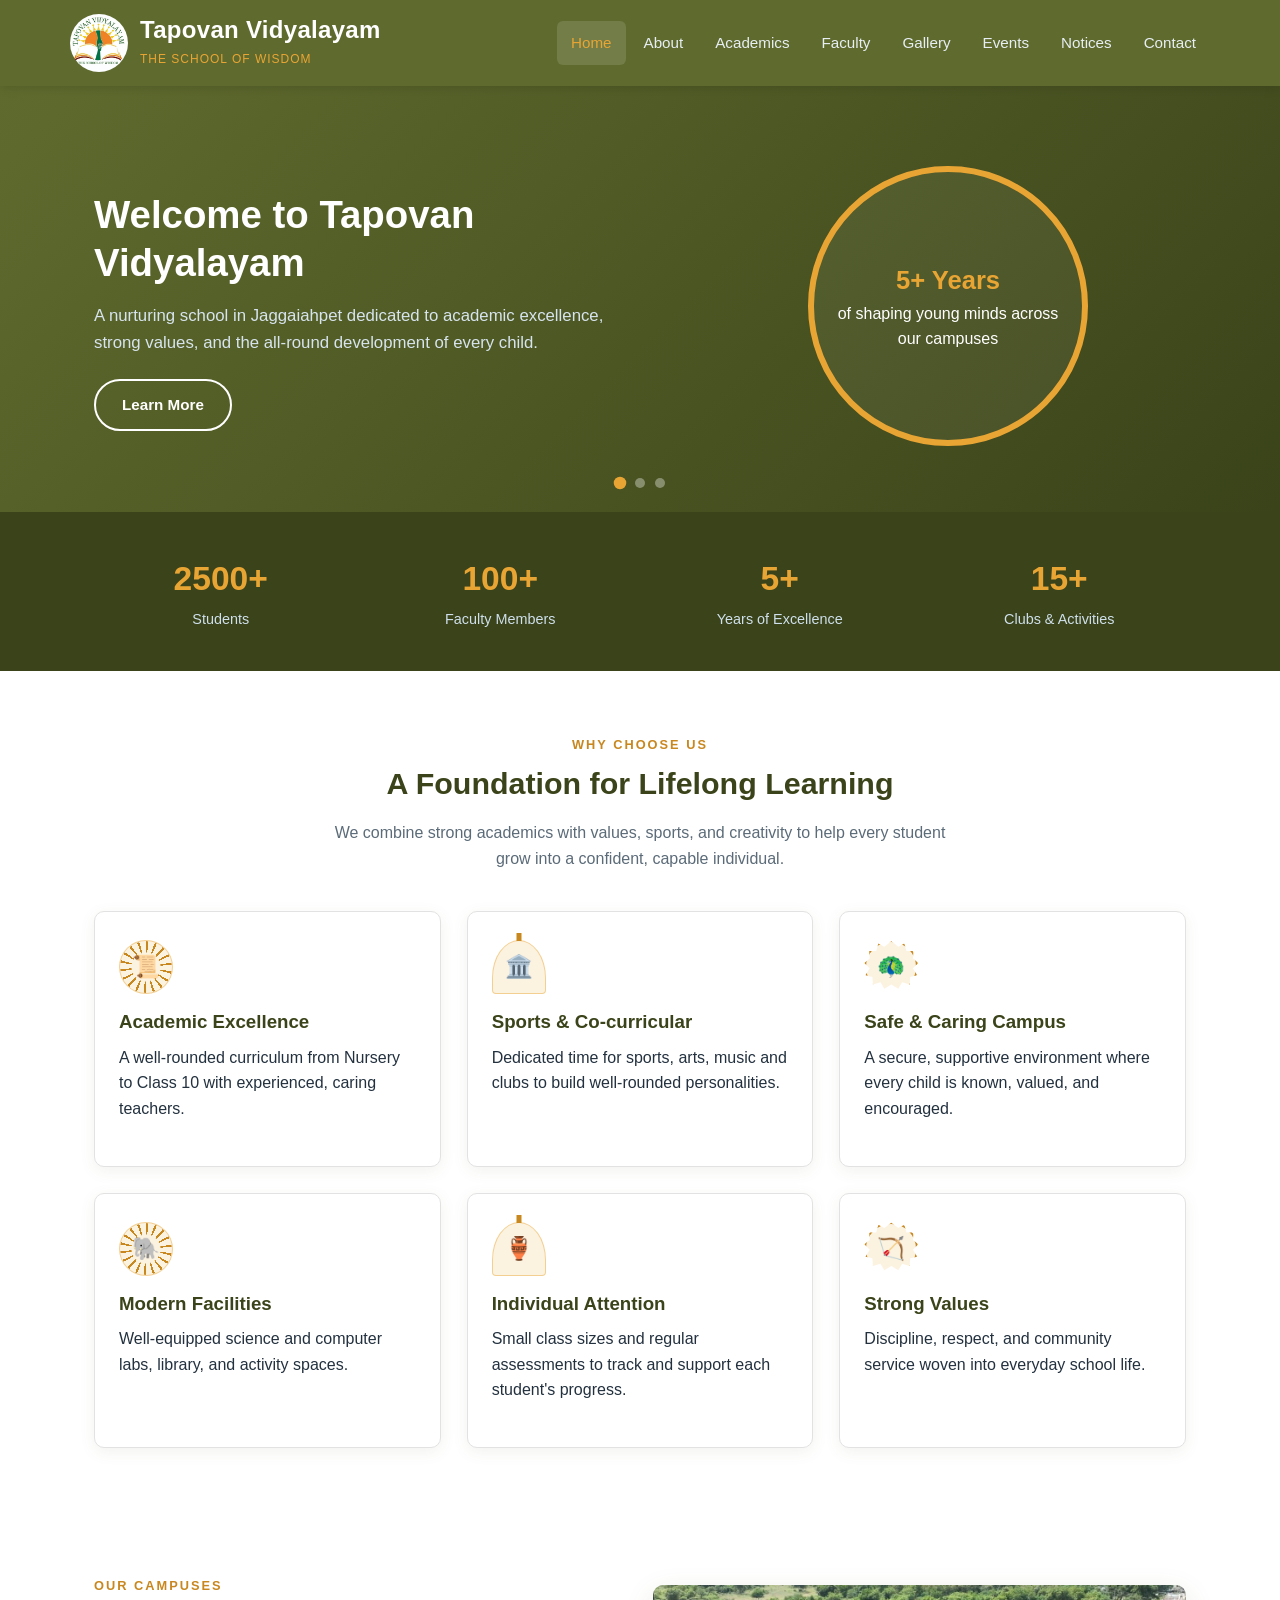
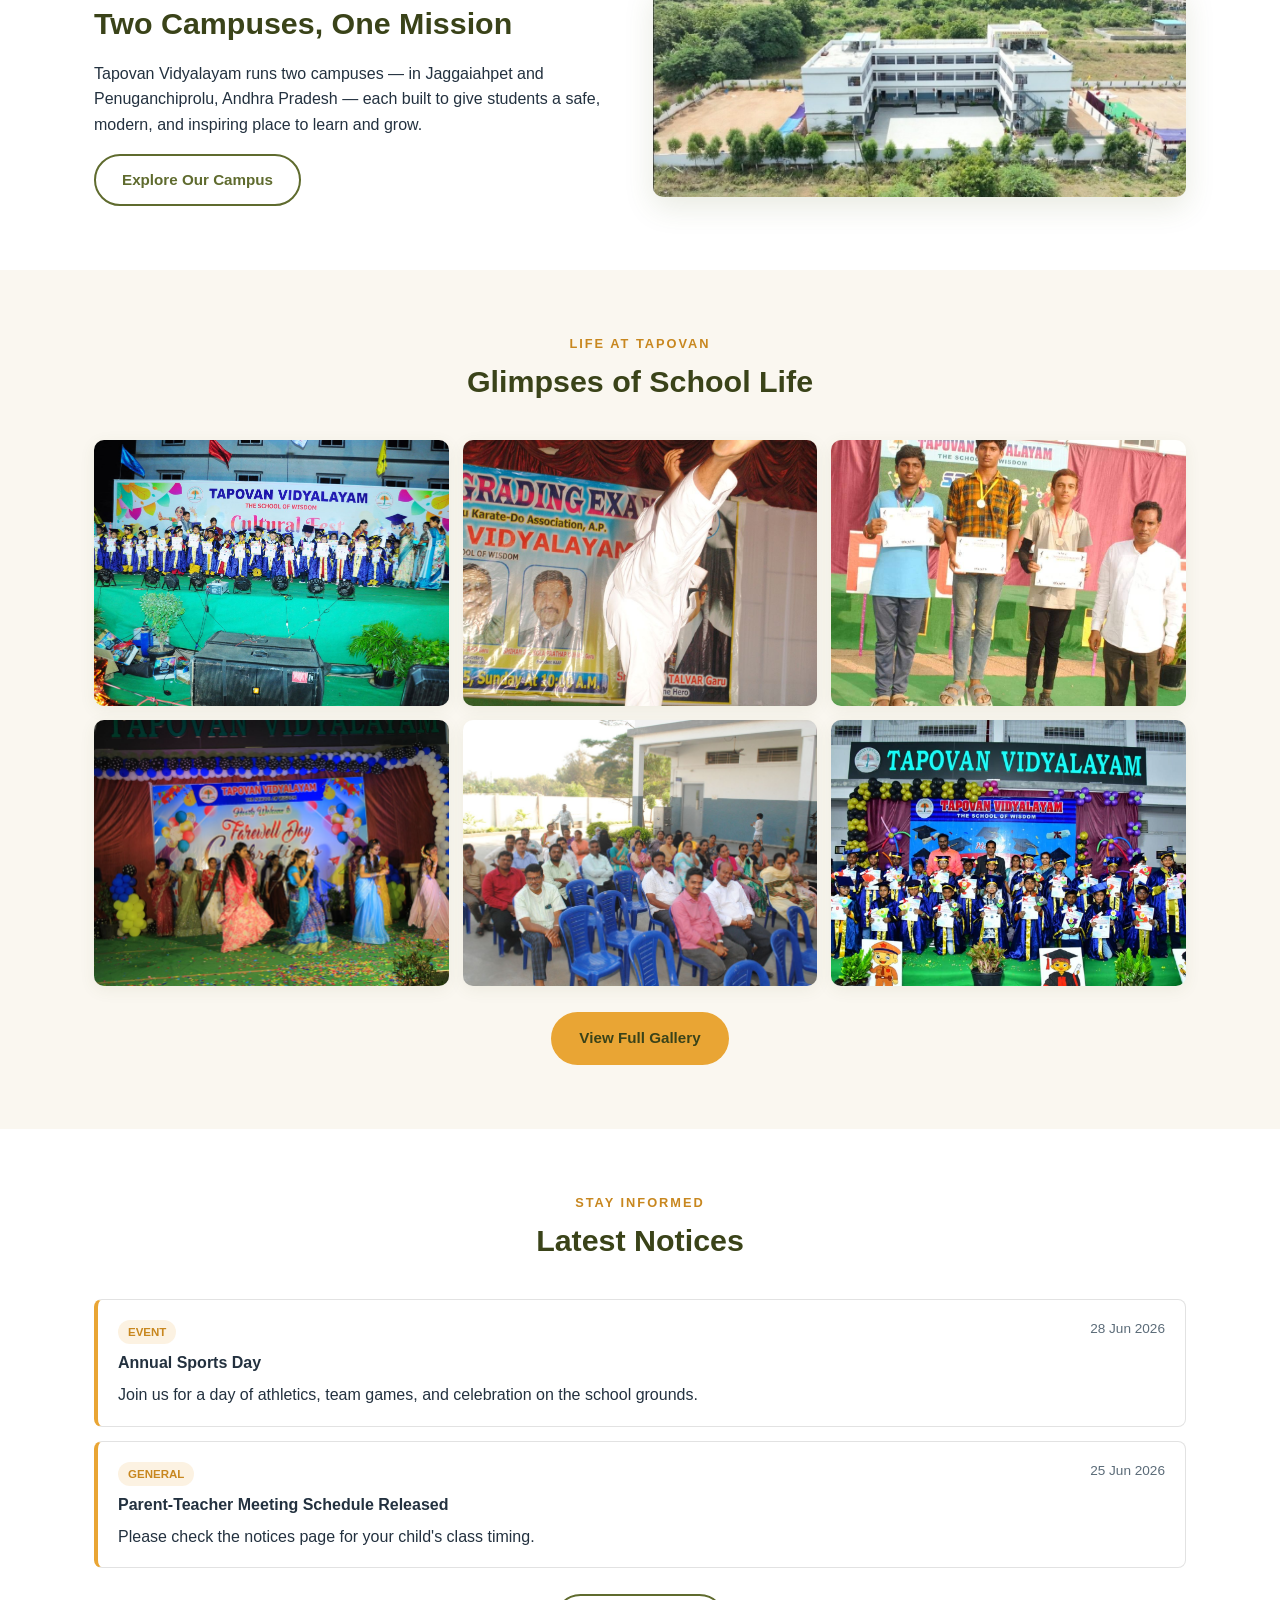
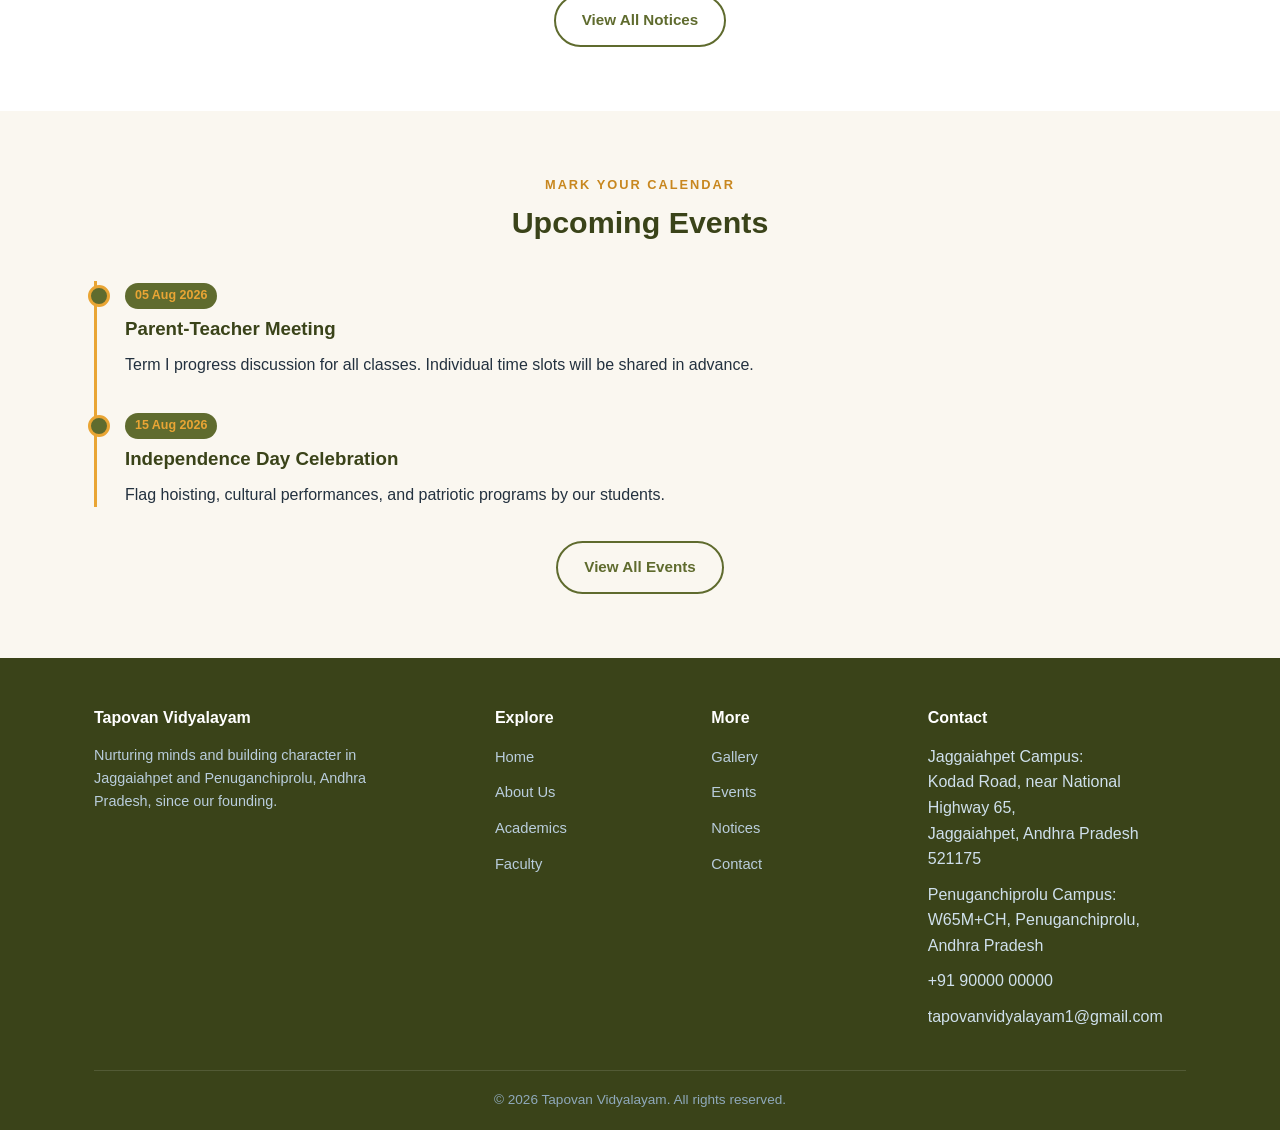
<file: index.html>
<!DOCTYPE html>
<html lang="en">
<head>
<meta charset="UTF-8">
<meta name="viewport" content="width=device-width, initial-scale=1.0">
<title>Tapovan Vidyalayam | Home</title>
<meta name="description" content="Tapovan Vidyalayam, Jaggaiahpet — nurturing minds, building character.">
<link rel="stylesheet" href="css/style.css?v=5">
<link rel="icon" href="images/logo.jpg">
</head>
<body>

<header class="site-header">
  <div class="container nav-wrap">
    <a class="brand" href="index.html">
      <img src="images/logo.jpg" alt="Tapovan Vidyalayam logo" class="logo">
      <div class="name-block">
        <h1>Tapovan Vidyalayam</h1>
        <span>The School of Wisdom</span>
      </div>
    </a>
    <button class="nav-toggle" aria-label="Toggle navigation">
      <span></span><span></span><span></span>
    </button>
    <nav class="main-nav">
      <ul>
        <li><a href="index.html">Home</a></li>
        <li><a href="about.html">About</a></li>
        <li><a href="academics.html">Academics</a></li>
        <li><a href="faculty.html">Faculty</a></li>
        <li><a href="gallery.html">Gallery</a></li>
        <li><a href="events.html">Events</a></li>
        <li><a href="notices.html">Notices</a></li>
        <li><a href="contact.html">Contact</a></li>
      </ul>
    </nav>
  </div>
</header>

<section class="hero" id="hero">
  <div class="container">
    <div class="hero-text">
      <h2 id="hero-heading">Welcome to Tapovan Vidyalayam</h2>
      <p id="hero-desc">A nurturing school in Jaggaiahpet dedicated to academic excellence, strong values, and the all-round development of every child.</p>
      <div class="hero-actions">
        <a href="about.html" class="btn btn-outline" id="hero-cta">Learn More</a>
      </div>
    </div>
    <div class="hero-visual">
      <div class="badge-circle">
        <div>
          <strong id="hero-stat">5+ Years</strong>
          <span id="hero-stat-label">of shaping young minds across our campuses</span>
        </div>
      </div>
    </div>
  </div>
  <div class="hero-dots">
    <button class="hero-dot is-active" aria-label="Slide 1" data-slide="0"></button>
    <button class="hero-dot" aria-label="Slide 2" data-slide="1"></button>
    <button class="hero-dot" aria-label="Slide 3" data-slide="2"></button>
  </div>
</section>

<div class="stats-strip">
  <div class="container grid grid-4">
    <div><strong>2500+</strong><span>Students</span></div>
    <div><strong>100+</strong><span>Faculty Members</span></div>
    <div><strong>5+</strong><span>Years of Excellence</span></div>
    <div><strong>15+</strong><span>Clubs &amp; Activities</span></div>
  </div>
</div>

<section class="alt">
  <div class="container">
    <div class="section-head">
      <div class="eyebrow">Why Choose Us</div>
      <h2>A Foundation for Lifelong Learning</h2>
      <p>We combine strong academics with values, sports, and creativity to help every student grow into a confident, capable individual.</p>
    </div>
    <div class="grid grid-3">
      <div class="card">
        <div class="icon-circle">📜</div>
        <h3>Academic Excellence</h3>
        <p>A well-rounded curriculum from Nursery to Class 10 with experienced, caring teachers.</p>
      </div>
      <div class="card">
        <div class="icon-circle">🏛️</div>
        <h3>Sports &amp; Co-curricular</h3>
        <p>Dedicated time for sports, arts, music and clubs to build well-rounded personalities.</p>
      </div>
      <div class="card">
        <div class="icon-circle">🦚</div>
        <h3>Safe &amp; Caring Campus</h3>
        <p>A secure, supportive environment where every child is known, valued, and encouraged.</p>
      </div>
      <div class="card">
        <div class="icon-circle">🐘</div>
        <h3>Modern Facilities</h3>
        <p>Well-equipped science and computer labs, library, and activity spaces.</p>
      </div>
      <div class="card">
        <div class="icon-circle">🏺</div>
        <h3>Individual Attention</h3>
        <p>Small class sizes and regular assessments to track and support each student's progress.</p>
      </div>
      <div class="card">
        <div class="icon-circle">🏹</div>
        <h3>Strong Values</h3>
        <p>Discipline, respect, and community service woven into everyday school life.</p>
      </div>
    </div>
  </div>
</section>

<section class="alt">
  <div class="container grid grid-2" style="align-items:center;">
    <div>
      <div class="section-head" style="text-align:left; margin:0;">
        <div class="eyebrow">Our Campuses</div>
        <h2>Two Campuses, One Mission</h2>
      </div>
      <p>Tapovan Vidyalayam runs two campuses &mdash; in Jaggaiahpet and Penuganchiprolu, Andhra Pradesh &mdash; each built to give students a safe, modern, and inspiring place to learn and grow.</p>
      <a href="about.html" class="btn btn-outline-navy">Explore Our Campus</a>
    </div>
    <img src="images/about/campus-building.jpg" alt="Aerial view of the Tapovan Vidyalayam campus building" class="campus-photo" style="margin-bottom:0;">
  </div>
</section>

<section>
  <div class="container">
    <div class="section-head">
      <div class="eyebrow">Life at Tapovan</div>
      <h2>Glimpses of School Life</h2>
    </div>
    <div class="grid grid-3 photo-grid">
      <a class="photo-item" href="gallery.html"><img src="images/gallery/cultural-fest-graduation-2024/2.jpg" alt="Cultural Fest & Graduation Day" loading="lazy"></a>
      <a class="photo-item" href="gallery.html"><img src="images/gallery/karate/6.jpg" alt="Karate Grand Belt Grading" loading="lazy"></a>
      <a class="photo-item" href="gallery.html"><img src="images/gallery/sports-meet/7.jpg" alt="Sports Meet" loading="lazy"></a>
      <a class="photo-item" href="gallery.html"><img src="images/gallery/farewell-day/3.jpg" alt="Farewell Day" loading="lazy"></a>
      <a class="photo-item" href="gallery.html"><img src="images/gallery/vasantha-panchami/6.jpg" alt="Vasantha Panchami Celebration" loading="lazy"></a>
      <a class="photo-item" href="gallery.html"><img src="images/gallery/graduation-day/4.jpg" alt="Graduation Day" loading="lazy"></a>
    </div>
    <div style="text-align:center; margin-top:26px;">
      <a href="gallery.html" class="btn btn-primary">View Full Gallery</a>
    </div>
  </div>
</section>

<section class="alt">
  <div class="container">
    <div class="section-head">
      <div class="eyebrow">Stay Informed</div>
      <h2>Latest Notices</h2>
    </div>
    <ul class="notice-list" id="notices-home-list" style="opacity:0; transition: opacity 0.3s ease;">
      <li>
        <div>
          <span class="tag">Event</span>
          <div><strong>Annual Sports Day</strong></div>
          <p style="margin:6px 0 0;">Join us for a day of athletics, team games, and celebration on the school grounds.</p>
        </div>
        <span class="date-tag">28 Jun 2026</span>
      </li>
      <li>
        <div>
          <span class="tag">General</span>
          <div><strong>Parent-Teacher Meeting Schedule Released</strong></div>
          <p style="margin:6px 0 0;">Please check the notices page for your child's class timing.</p>
        </div>
        <span class="date-tag">25 Jun 2026</span>
      </li>
    </ul>
    <div style="text-align:center; margin-top:26px;">
      <a href="notices.html" class="btn btn-outline-navy">View All Notices</a>
    </div>
  </div>
</section>

<section>
  <div class="container">
    <div class="section-head">
      <div class="eyebrow">Mark Your Calendar</div>
      <h2>Upcoming Events</h2>
    </div>
    <div class="timeline" id="events-home-list" style="opacity:0; transition: opacity 0.3s ease;">
      <div class="timeline-item">
        <span class="date">05 Aug 2026</span>
        <h3>Parent-Teacher Meeting</h3>
        <p>Term I progress discussion for all classes. Individual time slots will be shared in advance.</p>
      </div>
      <div class="timeline-item">
        <span class="date">15 Aug 2026</span>
        <h3>Independence Day Celebration</h3>
        <p>Flag hoisting, cultural performances, and patriotic programs by our students.</p>
      </div>
    </div>
    <div style="text-align:center; margin-top:26px;">
      <a href="events.html" class="btn btn-outline-navy">View All Events</a>
    </div>
  </div>
</section>

<footer class="site-footer">
  <div class="container">
    <div class="footer-grid">
      <div class="footer-brand">
        <h4>Tapovan Vidyalayam</h4>
        <p>Nurturing minds and building character in Jaggaiahpet and Penuganchiprolu, Andhra Pradesh, since our founding.</p>
      </div>
      <div>
        <h4>Explore</h4>
        <ul>
          <li><a href="index.html">Home</a></li>
          <li><a href="about.html">About Us</a></li>
          <li><a href="academics.html">Academics</a></li>
          <li><a href="faculty.html">Faculty</a></li>
        </ul>
      </div>
      <div>
        <h4>More</h4>
        <ul>
          <li><a href="gallery.html">Gallery</a></li>
          <li><a href="events.html">Events</a></li>
          <li><a href="notices.html">Notices</a></li>
          <li><a href="contact.html">Contact</a></li>
        </ul>
      </div>
      <div>
        <h4>Contact</h4>
        <ul>
          <li>Jaggaiahpet Campus:<br>Kodad Road, near National Highway 65,<br>Jaggaiahpet, Andhra Pradesh 521175</li>
          <li>Penuganchiprolu Campus:<br>W65M+CH, Penuganchiprolu, Andhra Pradesh</li>
          <li>+91 90000 00000</li>
          <li>tapovanvidyalayam1@gmail.com</li>
        </ul>
      </div>
    </div>
    <div class="footer-bottom">
      &copy; <span id="year"></span> Tapovan Vidyalayam. All rights reserved.
    </div>
  </div>
</footer>

<noscript><style>#notices-list, #notices-home-list, #events-upcoming, #events-recent, #events-home-list, #calendar-body { opacity: 1 !important; }</style></noscript>
<script>
  // Safety net: if js/content.js fails to load or errors out for any
  // reason, make sure the sections it's responsible for don't stay
  // invisible forever.
  setTimeout(function () {
    ["notices-list", "notices-home-list", "events-upcoming", "events-recent", "events-home-list", "calendar-body"].forEach(function (id) {
      var el = document.getElementById(id);
      if (el && el.style.opacity === "0") el.style.opacity = "1";
    });
  }, 4000);
</script>
<script src="js/script.js"></script>
<script src="js/content.js"></script>
</body>
</html>
</file>
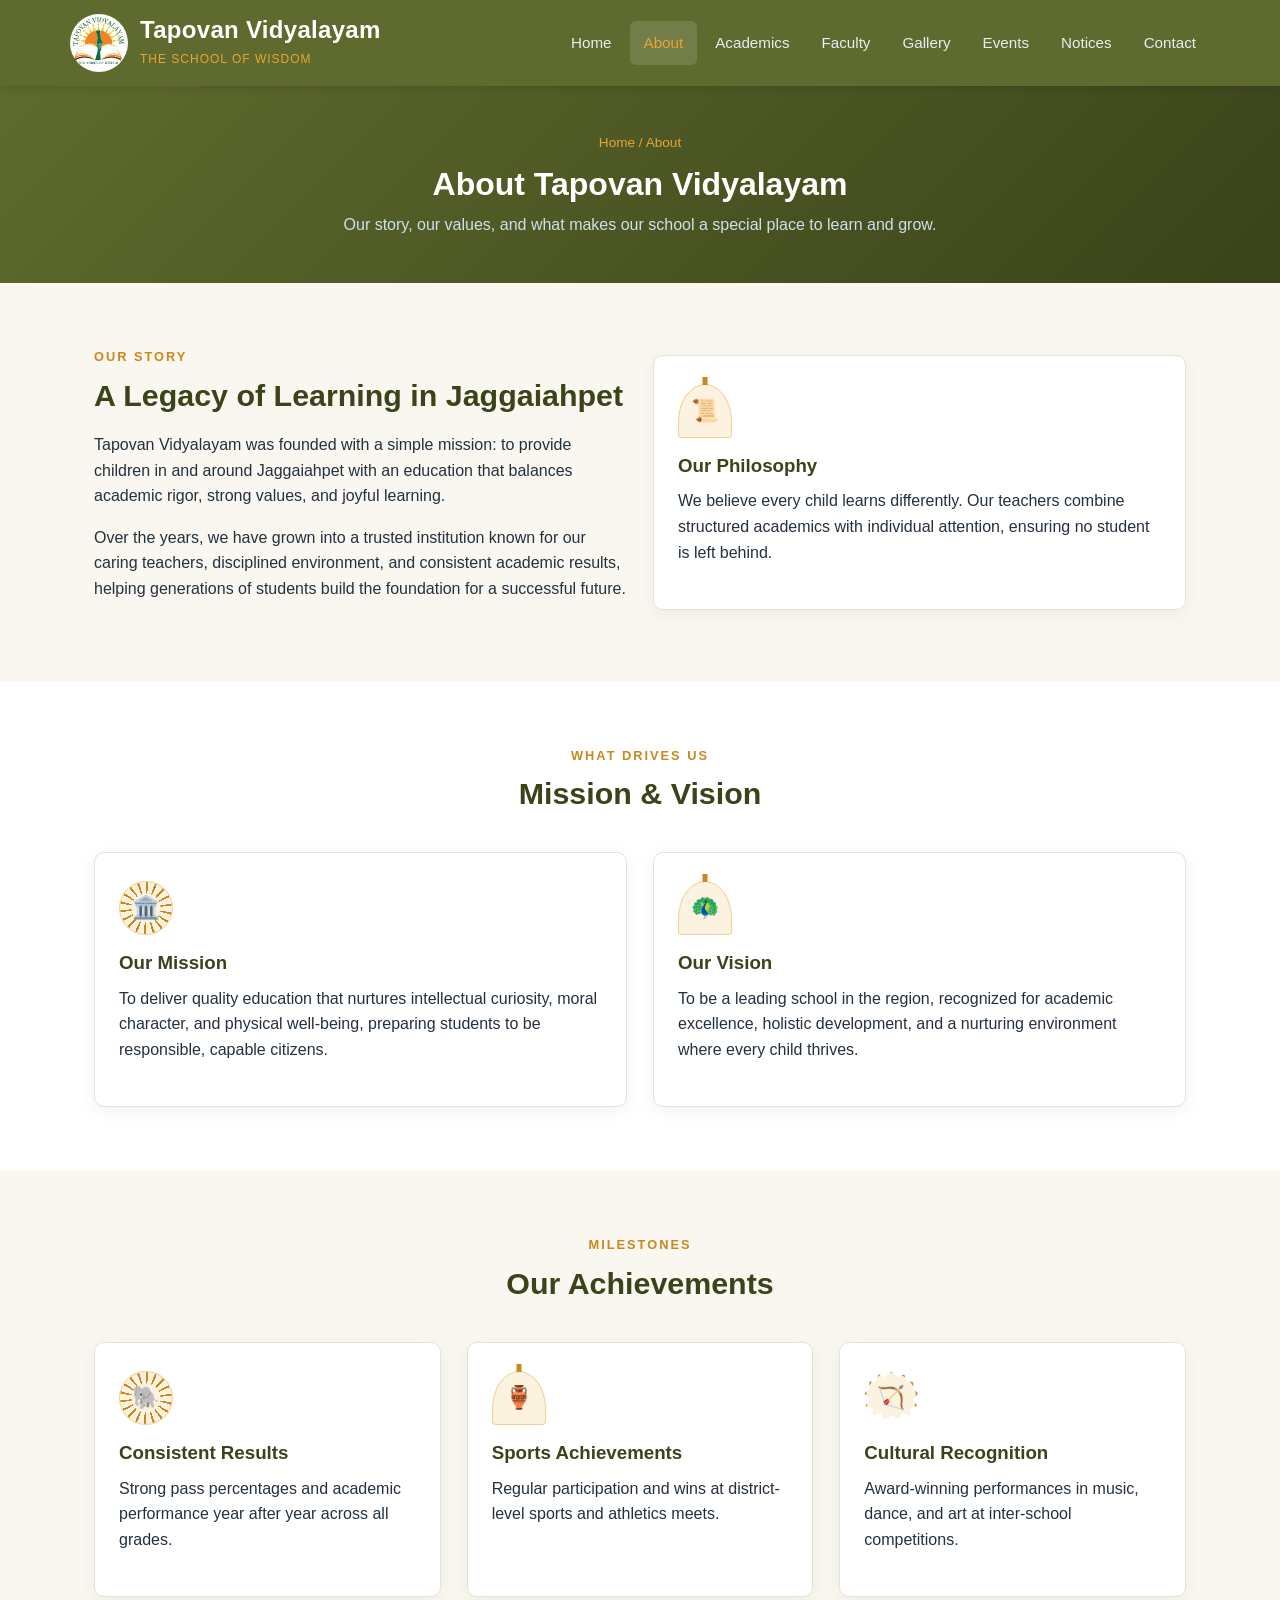
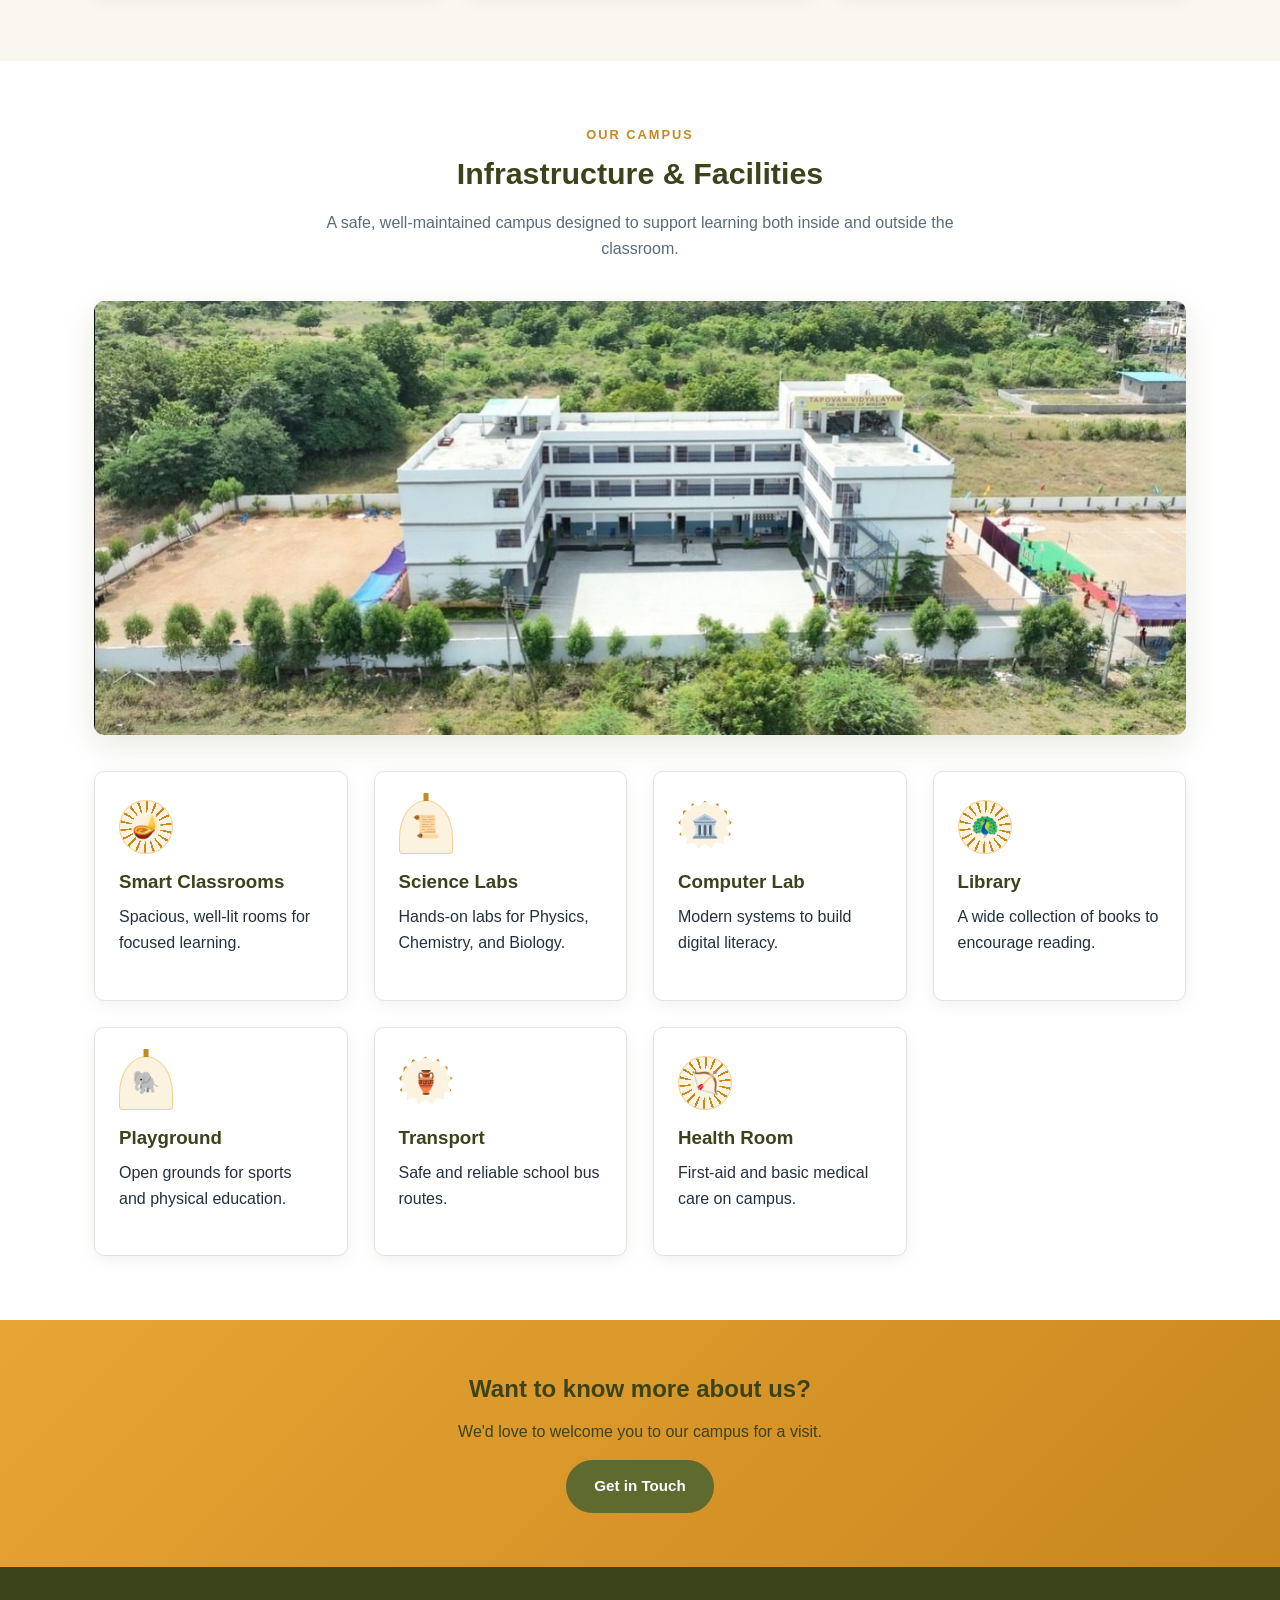
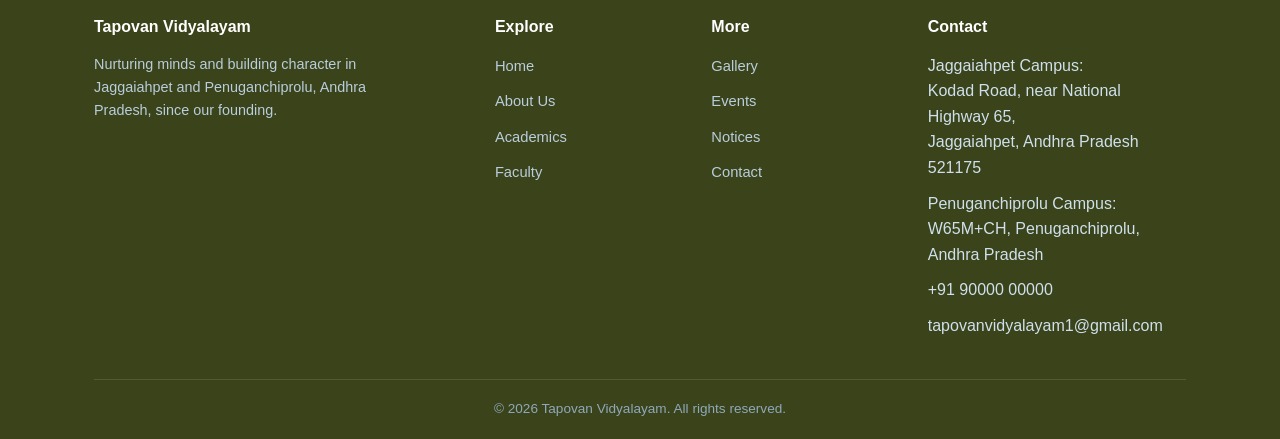
<file: about.html>
<!DOCTYPE html>
<html lang="en">
<head>
<meta charset="UTF-8">
<meta name="viewport" content="width=device-width, initial-scale=1.0">
<title>About Us | Tapovan Vidyalayam</title>
<meta name="description" content="Learn about Tapovan Vidyalayam's story, mission, vision, and campus facilities in Jaggaiahpet and Penuganchiprolu, Andhra Pradesh.">
<link rel="stylesheet" href="css/style.css?v=5">
<link rel="icon" href="images/logo.jpg">
</head>
<body>

<header class="site-header">
  <div class="container nav-wrap">
    <a class="brand" href="index.html">
      <img src="images/logo.jpg" alt="Tapovan Vidyalayam logo" class="logo">
      <div class="name-block">
        <h1>Tapovan Vidyalayam</h1>
        <span>The School of Wisdom</span>
      </div>
    </a>
    <button class="nav-toggle" aria-label="Toggle navigation">
      <span></span><span></span><span></span>
    </button>
    <nav class="main-nav">
      <ul>
        <li><a href="index.html">Home</a></li>
        <li><a href="about.html">About</a></li>
        <li><a href="academics.html">Academics</a></li>
        <li><a href="faculty.html">Faculty</a></li>
        <li><a href="gallery.html">Gallery</a></li>
        <li><a href="events.html">Events</a></li>
        <li><a href="notices.html">Notices</a></li>
        <li><a href="contact.html">Contact</a></li>
      </ul>
    </nav>
  </div>
</header>

<section class="page-hero">
  <div class="container">
    <div class="breadcrumb">Home / About</div>
    <h2>About Tapovan Vidyalayam</h2>
    <p>Our story, our values, and what makes our school a special place to learn and grow.</p>
  </div>
</section>

<section>
  <div class="container grid grid-2" style="align-items:center;">
    <div>
      <div class="section-head" style="text-align:left; margin:0;">
        <div class="eyebrow">Our Story</div>
        <h2>A Legacy of Learning in Jaggaiahpet</h2>
      </div>
      <p>Tapovan Vidyalayam was founded with a simple mission: to provide children in and around Jaggaiahpet with an education that balances academic rigor, strong values, and joyful learning.</p>
      <p>Over the years, we have grown into a trusted institution known for our caring teachers, disciplined environment, and consistent academic results, helping generations of students build the foundation for a successful future.</p>
    </div>
    <div class="card">
      <div class="icon-circle">📜</div>
      <h3>Our Philosophy</h3>
      <p>We believe every child learns differently. Our teachers combine structured academics with individual attention, ensuring no student is left behind.</p>
    </div>
  </div>
</section>

<section class="alt">
  <div class="container">
    <div class="section-head">
      <div class="eyebrow">What Drives Us</div>
      <h2>Mission &amp; Vision</h2>
    </div>
    <div class="grid grid-2">
      <div class="card">
        <div class="icon-circle">🏛️</div>
        <h3>Our Mission</h3>
        <p>To deliver quality education that nurtures intellectual curiosity, moral character, and physical well-being, preparing students to be responsible, capable citizens.</p>
      </div>
      <div class="card">
        <div class="icon-circle">🦚</div>
        <h3>Our Vision</h3>
        <p>To be a leading school in the region, recognized for academic excellence, holistic development, and a nurturing environment where every child thrives.</p>
      </div>
    </div>
  </div>
</section>

<section>
  <div class="container">
    <div class="section-head">
      <div class="eyebrow">Milestones</div>
      <h2>Our Achievements</h2>
    </div>
    <div class="grid grid-3">
      <div class="card">
        <div class="icon-circle">🐘</div>
        <h3>Consistent Results</h3>
        <p>Strong pass percentages and academic performance year after year across all grades.</p>
      </div>
      <div class="card">
        <div class="icon-circle">🏺</div>
        <h3>Sports Achievements</h3>
        <p>Regular participation and wins at district-level sports and athletics meets.</p>
      </div>
      <div class="card">
        <div class="icon-circle">🏹</div>
        <h3>Cultural Recognition</h3>
        <p>Award-winning performances in music, dance, and art at inter-school competitions.</p>
      </div>
    </div>
  </div>
</section>

<section class="alt">
  <div class="container">
    <div class="section-head">
      <div class="eyebrow">Our Campus</div>
      <h2>Infrastructure &amp; Facilities</h2>
      <p>A safe, well-maintained campus designed to support learning both inside and outside the classroom.</p>
    </div>
    <img src="images/about/campus-building.jpg" alt="Aerial view of the Tapovan Vidyalayam campus building" class="campus-photo">
    <div class="grid grid-4">
      <div class="card"><div class="icon-circle">🪔</div><h3>Smart Classrooms</h3><p>Spacious, well-lit rooms for focused learning.</p></div>
      <div class="card"><div class="icon-circle">📜</div><h3>Science Labs</h3><p>Hands-on labs for Physics, Chemistry, and Biology.</p></div>
      <div class="card"><div class="icon-circle">🏛️</div><h3>Computer Lab</h3><p>Modern systems to build digital literacy.</p></div>
      <div class="card"><div class="icon-circle">🦚</div><h3>Library</h3><p>A wide collection of books to encourage reading.</p></div>
      <div class="card"><div class="icon-circle">🐘</div><h3>Playground</h3><p>Open grounds for sports and physical education.</p></div>
      <div class="card"><div class="icon-circle">🏺</div><h3>Transport</h3><p>Safe and reliable school bus routes.</p></div>
      <div class="card"><div class="icon-circle">🏹</div><h3>Health Room</h3><p>First-aid and basic medical care on campus.</p></div>
    </div>
  </div>
</section>

<div class="cta-band">
  <div class="container">
    <h2>Want to know more about us?</h2>
    <p>We'd love to welcome you to our campus for a visit.</p>
    <a href="contact.html" class="btn btn-primary">Get in Touch</a>
  </div>
</div>

<footer class="site-footer">
  <div class="container">
    <div class="footer-grid">
      <div class="footer-brand">
        <h4>Tapovan Vidyalayam</h4>
        <p>Nurturing minds and building character in Jaggaiahpet and Penuganchiprolu, Andhra Pradesh, since our founding.</p>
      </div>
      <div>
        <h4>Explore</h4>
        <ul>
          <li><a href="index.html">Home</a></li>
          <li><a href="about.html">About Us</a></li>
          <li><a href="academics.html">Academics</a></li>
          <li><a href="faculty.html">Faculty</a></li>
        </ul>
      </div>
      <div>
        <h4>More</h4>
        <ul>
          <li><a href="gallery.html">Gallery</a></li>
          <li><a href="events.html">Events</a></li>
          <li><a href="notices.html">Notices</a></li>
          <li><a href="contact.html">Contact</a></li>
        </ul>
      </div>
      <div>
        <h4>Contact</h4>
        <ul>
          <li>Jaggaiahpet Campus:<br>Kodad Road, near National Highway 65,<br>Jaggaiahpet, Andhra Pradesh 521175</li>
          <li>Penuganchiprolu Campus:<br>W65M+CH, Penuganchiprolu, Andhra Pradesh</li>
          <li>+91 90000 00000</li>
          <li>tapovanvidyalayam1@gmail.com</li>
        </ul>
      </div>
    </div>
    <div class="footer-bottom">
      &copy; <span id="year"></span> Tapovan Vidyalayam. All rights reserved.
    </div>
  </div>
</footer>

<script src="js/script.js"></script>
</body>
</html>
</file>
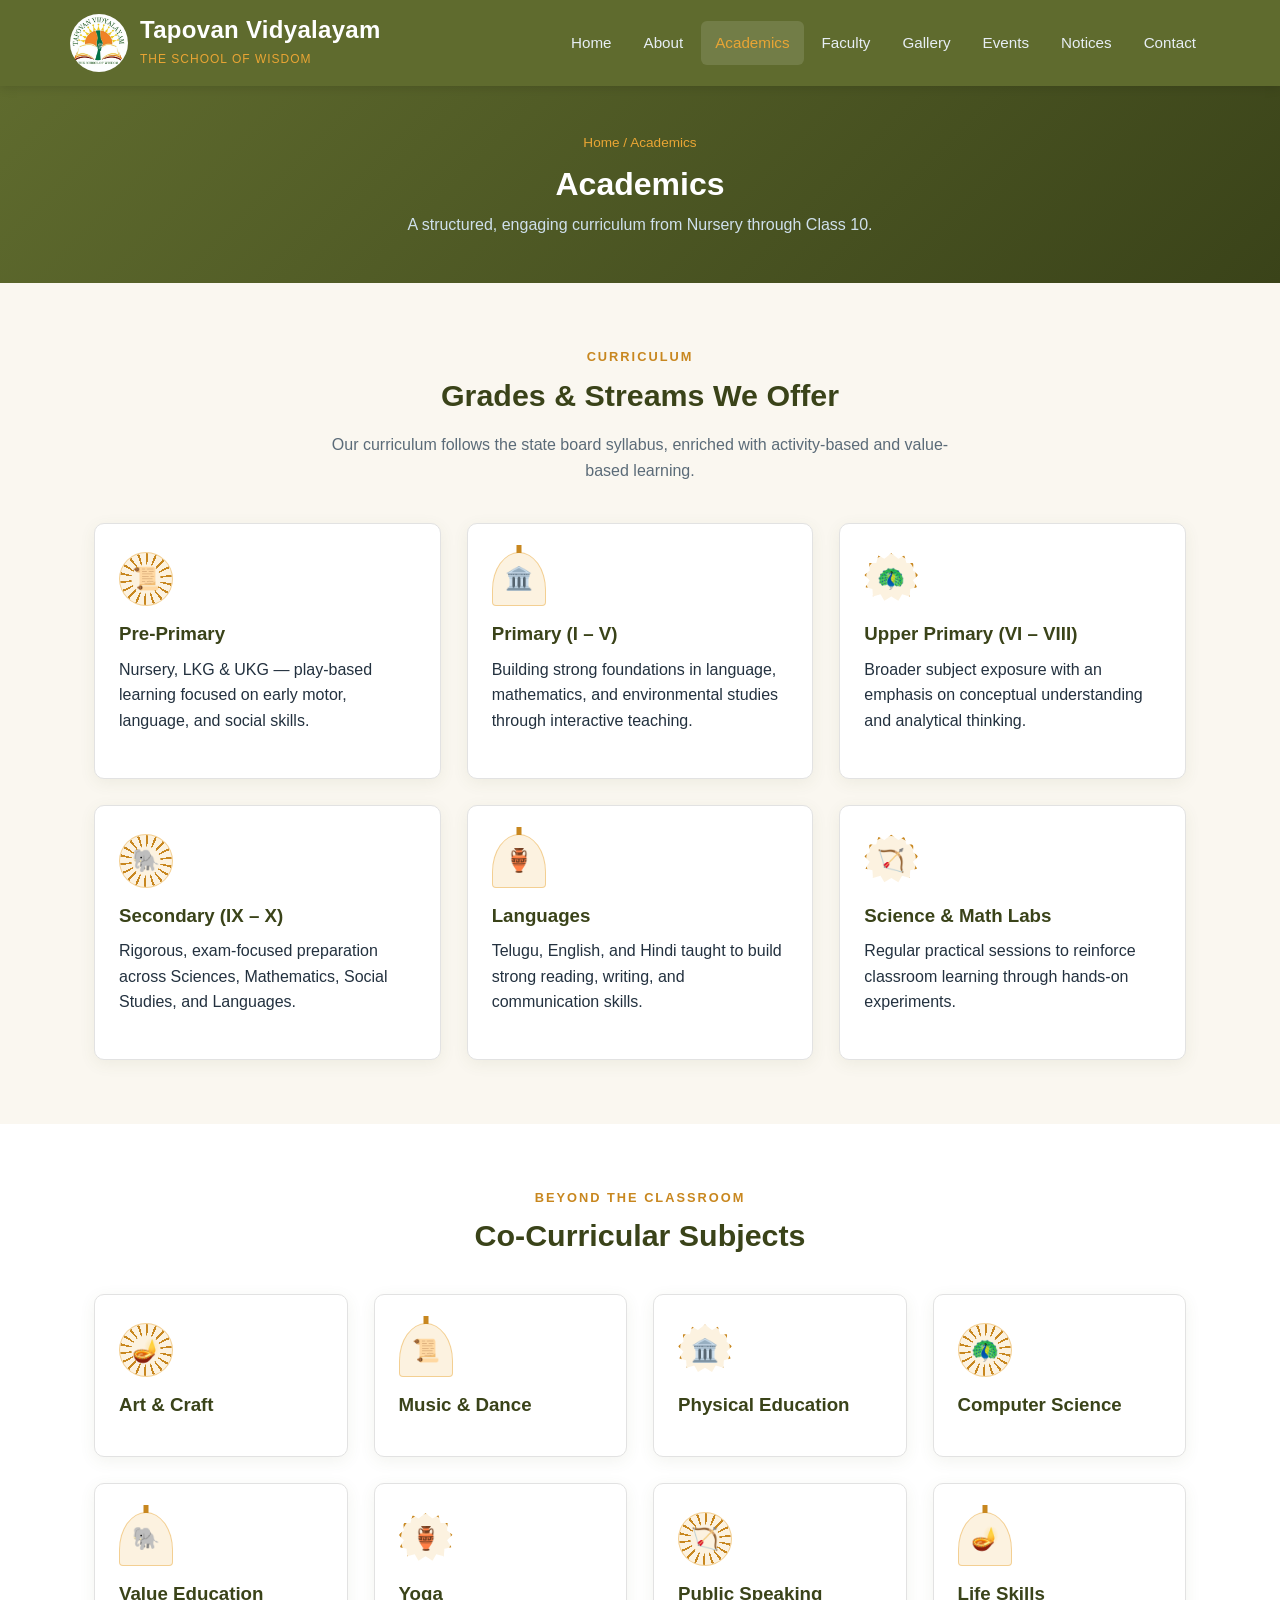
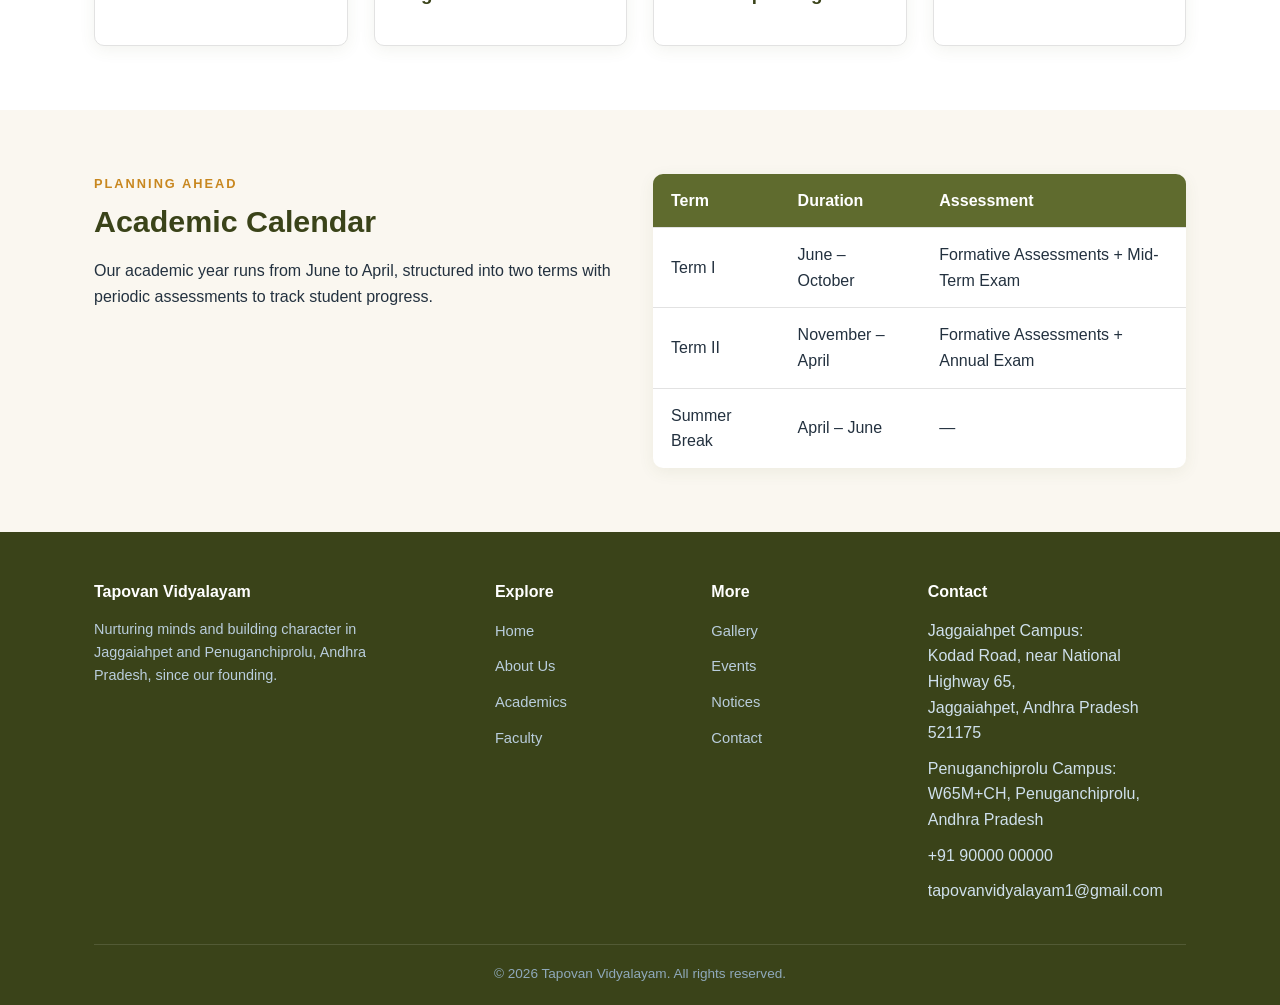
<file: academics.html>
<!DOCTYPE html>
<html lang="en">
<head>
<meta charset="UTF-8">
<meta name="viewport" content="width=device-width, initial-scale=1.0">
<title>Academics | Tapovan Vidyalayam</title>
<meta name="description" content="Explore the curriculum, co-curricular subjects, and academic calendar at Tapovan Vidyalayam, from Nursery through Class 10.">
<link rel="stylesheet" href="css/style.css?v=5">
<link rel="icon" href="images/logo.jpg">
</head>
<body>

<header class="site-header">
  <div class="container nav-wrap">
    <a class="brand" href="index.html">
      <img src="images/logo.jpg" alt="Tapovan Vidyalayam logo" class="logo">
      <div class="name-block">
        <h1>Tapovan Vidyalayam</h1>
        <span>The School of Wisdom</span>
      </div>
    </a>
    <button class="nav-toggle" aria-label="Toggle navigation">
      <span></span><span></span><span></span>
    </button>
    <nav class="main-nav">
      <ul>
        <li><a href="index.html">Home</a></li>
        <li><a href="about.html">About</a></li>
        <li><a href="academics.html">Academics</a></li>
        <li><a href="faculty.html">Faculty</a></li>
        <li><a href="gallery.html">Gallery</a></li>
        <li><a href="events.html">Events</a></li>
        <li><a href="notices.html">Notices</a></li>
        <li><a href="contact.html">Contact</a></li>
      </ul>
    </nav>
  </div>
</header>

<section class="page-hero">
  <div class="container">
    <div class="breadcrumb">Home / Academics</div>
    <h2>Academics</h2>
    <p>A structured, engaging curriculum from Nursery through Class 10.</p>
  </div>
</section>

<section>
  <div class="container">
    <div class="section-head">
      <div class="eyebrow">Curriculum</div>
      <h2>Grades &amp; Streams We Offer</h2>
      <p>Our curriculum follows the state board syllabus, enriched with activity-based and value-based learning.</p>
    </div>
    <div class="grid grid-3">
      <div class="card">
        <div class="icon-circle">📜</div>
        <h3>Pre-Primary</h3>
        <p>Nursery, LKG &amp; UKG &mdash; play-based learning focused on early motor, language, and social skills.</p>
      </div>
      <div class="card">
        <div class="icon-circle">🏛️</div>
        <h3>Primary (I &ndash; V)</h3>
        <p>Building strong foundations in language, mathematics, and environmental studies through interactive teaching.</p>
      </div>
      <div class="card">
        <div class="icon-circle">🦚</div>
        <h3>Upper Primary (VI &ndash; VIII)</h3>
        <p>Broader subject exposure with an emphasis on conceptual understanding and analytical thinking.</p>
      </div>
      <div class="card">
        <div class="icon-circle">🐘</div>
        <h3>Secondary (IX &ndash; X)</h3>
        <p>Rigorous, exam-focused preparation across Sciences, Mathematics, Social Studies, and Languages.</p>
      </div>
      <div class="card">
        <div class="icon-circle">🏺</div>
        <h3>Languages</h3>
        <p>Telugu, English, and Hindi taught to build strong reading, writing, and communication skills.</p>
      </div>
      <div class="card">
        <div class="icon-circle">🏹</div>
        <h3>Science &amp; Math Labs</h3>
        <p>Regular practical sessions to reinforce classroom learning through hands-on experiments.</p>
      </div>
    </div>
  </div>
</section>

<section class="alt">
  <div class="container">
    <div class="section-head">
      <div class="eyebrow">Beyond the Classroom</div>
      <h2>Co-Curricular Subjects</h2>
    </div>
    <div class="grid grid-4">
      <div class="card"><div class="icon-circle">🪔</div><h3>Art &amp; Craft</h3></div>
      <div class="card"><div class="icon-circle">📜</div><h3>Music &amp; Dance</h3></div>
      <div class="card"><div class="icon-circle">🏛️</div><h3>Physical Education</h3></div>
      <div class="card"><div class="icon-circle">🦚</div><h3>Computer Science</h3></div>
      <div class="card"><div class="icon-circle">🐘</div><h3>Value Education</h3></div>
      <div class="card"><div class="icon-circle">🏺</div><h3>Yoga</h3></div>
      <div class="card"><div class="icon-circle">🏹</div><h3>Public Speaking</h3></div>
      <div class="card"><div class="icon-circle">🪔</div><h3>Life Skills</h3></div>
    </div>
  </div>
</section>

<section>
  <div class="container grid grid-2">
    <div>
      <div class="section-head" style="text-align:left; margin:0;">
        <div class="eyebrow">Planning Ahead</div>
        <h2>Academic Calendar</h2>
      </div>
      <p>Our academic year runs from June to April, structured into two terms with periodic assessments to track student progress.</p>
    </div>
    <table class="data-table">
      <thead>
        <tr><th>Term</th><th>Duration</th><th>Assessment</th></tr>
      </thead>
      <tbody id="calendar-body" style="opacity:0; transition: opacity 0.3s ease;">
        <tr><td>Term I</td><td>June &ndash; October</td><td>Formative Assessments + Mid-Term Exam</td></tr>
        <tr><td>Term II</td><td>November &ndash; April</td><td>Formative Assessments + Annual Exam</td></tr>
        <tr><td>Summer Break</td><td>April &ndash; June</td><td>&mdash;</td></tr>
      </tbody>
    </table>
  </div>
</section>

<footer class="site-footer">
  <div class="container">
    <div class="footer-grid">
      <div class="footer-brand">
        <h4>Tapovan Vidyalayam</h4>
        <p>Nurturing minds and building character in Jaggaiahpet and Penuganchiprolu, Andhra Pradesh, since our founding.</p>
      </div>
      <div>
        <h4>Explore</h4>
        <ul>
          <li><a href="index.html">Home</a></li>
          <li><a href="about.html">About Us</a></li>
          <li><a href="academics.html">Academics</a></li>
          <li><a href="faculty.html">Faculty</a></li>
        </ul>
      </div>
      <div>
        <h4>More</h4>
        <ul>
          <li><a href="gallery.html">Gallery</a></li>
          <li><a href="events.html">Events</a></li>
          <li><a href="notices.html">Notices</a></li>
          <li><a href="contact.html">Contact</a></li>
        </ul>
      </div>
      <div>
        <h4>Contact</h4>
        <ul>
          <li>Jaggaiahpet Campus:<br>Kodad Road, near National Highway 65,<br>Jaggaiahpet, Andhra Pradesh 521175</li>
          <li>Penuganchiprolu Campus:<br>W65M+CH, Penuganchiprolu, Andhra Pradesh</li>
          <li>+91 90000 00000</li>
          <li>tapovanvidyalayam1@gmail.com</li>
        </ul>
      </div>
    </div>
    <div class="footer-bottom">
      &copy; <span id="year"></span> Tapovan Vidyalayam. All rights reserved.
    </div>
  </div>
</footer>

<noscript><style>#notices-list, #notices-home-list, #events-upcoming, #events-recent, #events-home-list, #calendar-body { opacity: 1 !important; }</style></noscript>
<script>
  setTimeout(function () {
    ["notices-list", "notices-home-list", "events-upcoming", "events-recent", "events-home-list", "calendar-body"].forEach(function (id) {
      var el = document.getElementById(id);
      if (el && el.style.opacity === "0") el.style.opacity = "1";
    });
  }, 4000);
</script>
<script src="js/script.js"></script>
<script src="js/content.js"></script>
</body>
</html>
</file>
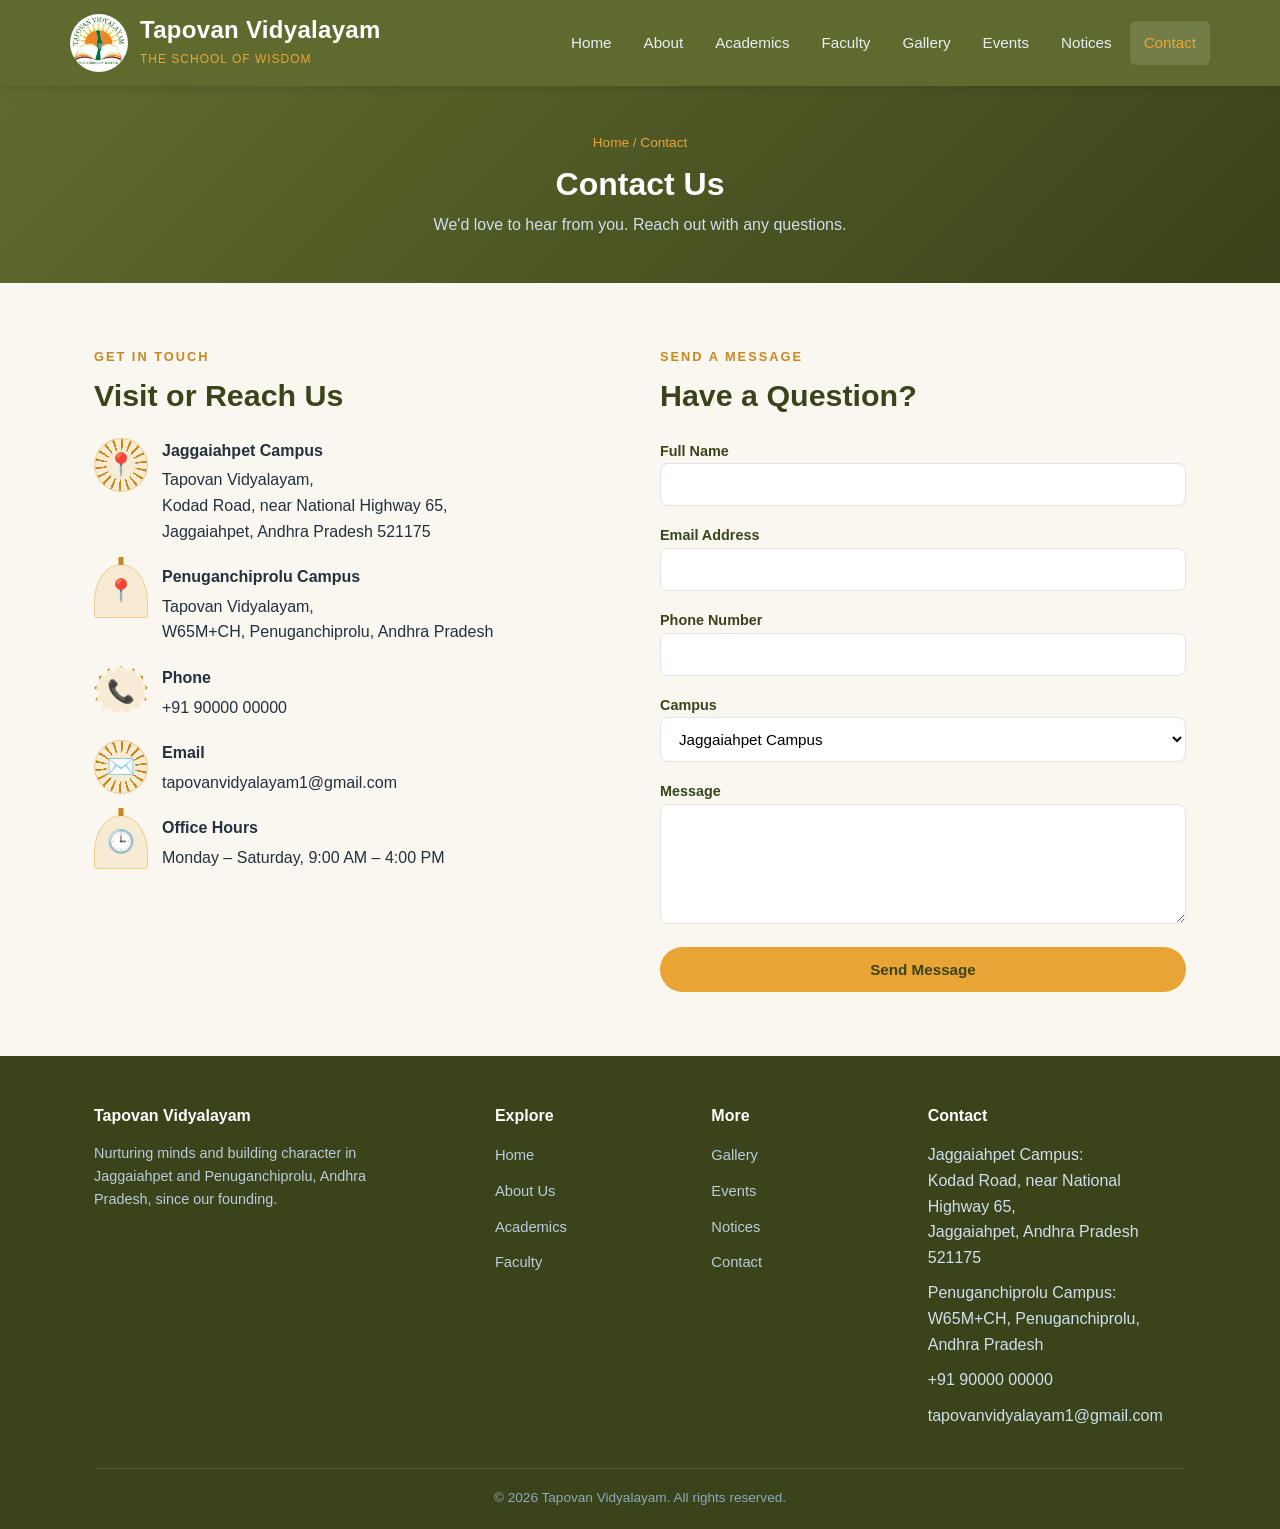
<file: contact.html>
<!DOCTYPE html>
<html lang="en">
<head>
<meta charset="UTF-8">
<meta name="viewport" content="width=device-width, initial-scale=1.0">
<title>Contact Us | Tapovan Vidyalayam</title>
<meta name="description" content="Get in touch with Tapovan Vidyalayam — campus addresses, phone, email, office hours, and a contact form.">
<link rel="stylesheet" href="css/style.css?v=5">
<link rel="icon" href="images/logo.jpg">
</head>
<body>

<header class="site-header">
  <div class="container nav-wrap">
    <a class="brand" href="index.html">
      <img src="images/logo.jpg" alt="Tapovan Vidyalayam logo" class="logo">
      <div class="name-block">
        <h1>Tapovan Vidyalayam</h1>
        <span>The School of Wisdom</span>
      </div>
    </a>
    <button class="nav-toggle" aria-label="Toggle navigation">
      <span></span><span></span><span></span>
    </button>
    <nav class="main-nav">
      <ul>
        <li><a href="index.html">Home</a></li>
        <li><a href="about.html">About</a></li>
        <li><a href="academics.html">Academics</a></li>
        <li><a href="faculty.html">Faculty</a></li>
        <li><a href="gallery.html">Gallery</a></li>
        <li><a href="events.html">Events</a></li>
        <li><a href="notices.html">Notices</a></li>
        <li><a href="contact.html">Contact</a></li>
      </ul>
    </nav>
  </div>
</header>

<section class="page-hero">
  <div class="container">
    <div class="breadcrumb">Home / Contact</div>
    <h2>Contact Us</h2>
    <p>We'd love to hear from you. Reach out with any questions.</p>
  </div>
</section>

<section>
  <div class="container contact-grid">
    <div>
      <div class="section-head" style="text-align:left; margin:0 0 24px;">
        <div class="eyebrow">Get in Touch</div>
        <h2>Visit or Reach Us</h2>
      </div>
      <ul class="contact-info" style="list-style:none; padding:0; margin:0;">
        <li>
          <div class="icon-circle">📍</div>
          <div>
            <strong>Jaggaiahpet Campus</strong>
            <p style="margin:4px 0 0;">Tapovan Vidyalayam,<br>Kodad Road, near National Highway 65,<br>Jaggaiahpet, Andhra Pradesh 521175</p>
          </div>
        </li>
        <li>
          <div class="icon-circle">📍</div>
          <div>
            <strong>Penuganchiprolu Campus</strong>
            <p style="margin:4px 0 0;">Tapovan Vidyalayam,<br>W65M+CH, Penuganchiprolu, Andhra Pradesh</p>
          </div>
        </li>
        <li>
          <div class="icon-circle">📞</div>
          <div>
            <strong>Phone</strong>
            <p style="margin:4px 0 0;">+91 90000 00000</p>
          </div>
        </li>
        <li>
          <div class="icon-circle">✉️</div>
          <div>
            <strong>Email</strong>
            <p style="margin:4px 0 0;">tapovanvidyalayam1@gmail.com</p>
          </div>
        </li>
        <li>
          <div class="icon-circle">🕒</div>
          <div>
            <strong>Office Hours</strong>
            <p style="margin:4px 0 0;">Monday &ndash; Saturday, 9:00 AM &ndash; 4:00 PM</p>
          </div>
        </li>
      </ul>
    </div>

    <div>
      <div class="section-head" style="text-align:left; margin:0 0 24px;">
        <div class="eyebrow">Send a Message</div>
        <h2>Have a Question?</h2>
      </div>
      <form class="contact-form">
        <div>
          <label for="cf-name">Full Name</label>
          <input type="text" id="cf-name" name="name" required>
        </div>
        <div>
          <label for="cf-email">Email Address</label>
          <input type="email" id="cf-email" name="email" required>
        </div>
        <div>
          <label for="cf-phone">Phone Number</label>
          <input type="tel" id="cf-phone" name="phone">
        </div>
        <div>
          <label for="cf-campus">Campus</label>
          <select id="cf-campus" name="campus">
            <option value="jaggaiahpet">Jaggaiahpet Campus</option>
            <option value="penuganchiprolu">Penuganchiprolu Campus</option>
            <option value="not-sure">Not Sure</option>
          </select>
        </div>
        <div>
          <label for="cf-message">Message</label>
          <textarea id="cf-message" name="message" required></textarea>
        </div>
        <button type="submit" class="btn btn-primary">Send Message</button>
        <div class="form-status"></div>
      </form>
    </div>
  </div>
</section>

<footer class="site-footer">
  <div class="container">
    <div class="footer-grid">
      <div class="footer-brand">
        <h4>Tapovan Vidyalayam</h4>
        <p>Nurturing minds and building character in Jaggaiahpet and Penuganchiprolu, Andhra Pradesh, since our founding.</p>
      </div>
      <div>
        <h4>Explore</h4>
        <ul>
          <li><a href="index.html">Home</a></li>
          <li><a href="about.html">About Us</a></li>
          <li><a href="academics.html">Academics</a></li>
          <li><a href="faculty.html">Faculty</a></li>
        </ul>
      </div>
      <div>
        <h4>More</h4>
        <ul>
          <li><a href="gallery.html">Gallery</a></li>
          <li><a href="events.html">Events</a></li>
          <li><a href="notices.html">Notices</a></li>
          <li><a href="contact.html">Contact</a></li>
        </ul>
      </div>
      <div>
        <h4>Contact</h4>
        <ul>
          <li>Jaggaiahpet Campus:<br>Kodad Road, near National Highway 65,<br>Jaggaiahpet, Andhra Pradesh 521175</li>
          <li>Penuganchiprolu Campus:<br>W65M+CH, Penuganchiprolu, Andhra Pradesh</li>
          <li>+91 90000 00000</li>
          <li>tapovanvidyalayam1@gmail.com</li>
        </ul>
      </div>
    </div>
    <div class="footer-bottom">
      &copy; <span id="year"></span> Tapovan Vidyalayam. All rights reserved.
    </div>
  </div>
</footer>

<script src="js/script.js"></script>
</body>
</html>
</file>
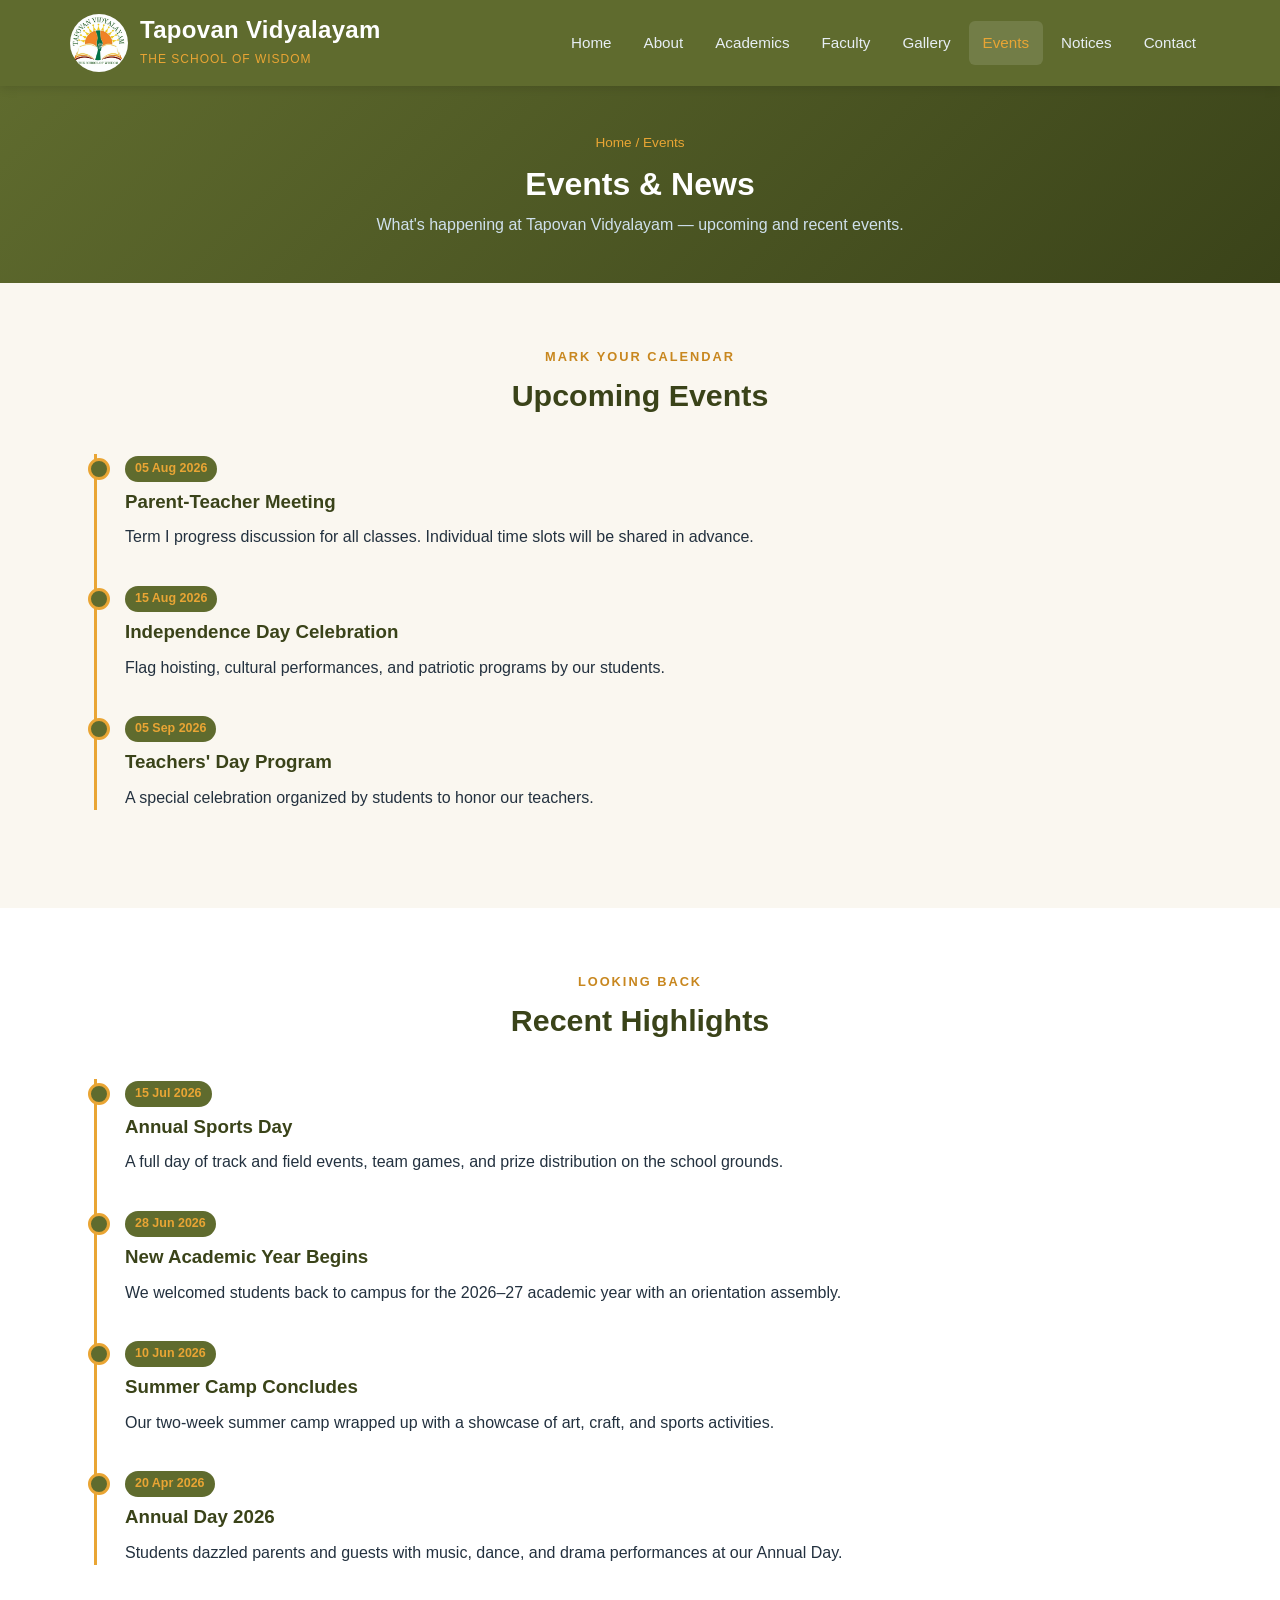
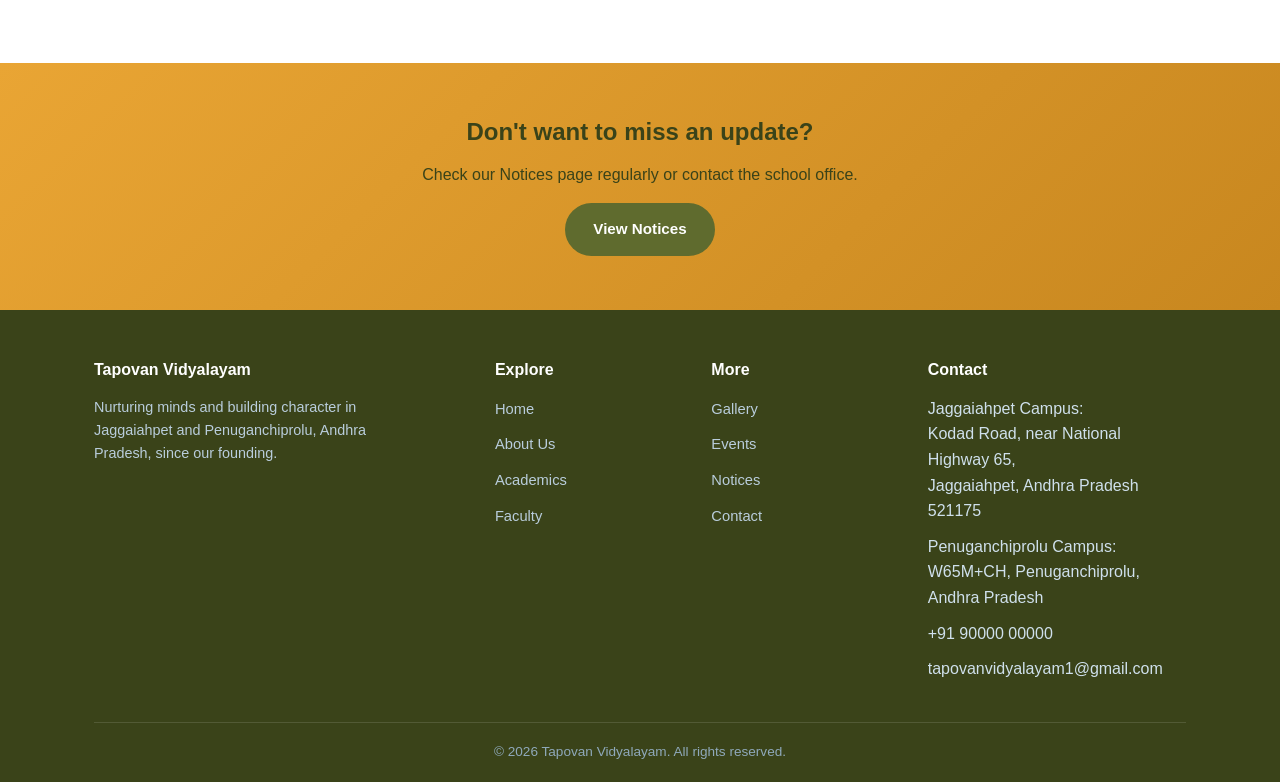
<file: events.html>
<!DOCTYPE html>
<html lang="en">
<head>
<meta charset="UTF-8">
<meta name="viewport" content="width=device-width, initial-scale=1.0">
<title>Events | Tapovan Vidyalayam</title>
<meta name="description" content="Upcoming events and recent highlights at Tapovan Vidyalayam, Jaggaiahpet.">
<link rel="stylesheet" href="css/style.css?v=5">
<link rel="icon" href="images/logo.jpg">
</head>
<body>

<header class="site-header">
  <div class="container nav-wrap">
    <a class="brand" href="index.html">
      <img src="images/logo.jpg" alt="Tapovan Vidyalayam logo" class="logo">
      <div class="name-block">
        <h1>Tapovan Vidyalayam</h1>
        <span>The School of Wisdom</span>
      </div>
    </a>
    <button class="nav-toggle" aria-label="Toggle navigation">
      <span></span><span></span><span></span>
    </button>
    <nav class="main-nav">
      <ul>
        <li><a href="index.html">Home</a></li>
        <li><a href="about.html">About</a></li>
        <li><a href="academics.html">Academics</a></li>
        <li><a href="faculty.html">Faculty</a></li>
        <li><a href="gallery.html">Gallery</a></li>
        <li><a href="events.html">Events</a></li>
        <li><a href="notices.html">Notices</a></li>
        <li><a href="contact.html">Contact</a></li>
      </ul>
    </nav>
  </div>
</header>

<section class="page-hero">
  <div class="container">
    <div class="breadcrumb">Home / Events</div>
    <h2>Events &amp; News</h2>
    <p>What's happening at Tapovan Vidyalayam &mdash; upcoming and recent events.</p>
  </div>
</section>

<section>
  <div class="container">
    <div class="section-head">
      <div class="eyebrow">Mark Your Calendar</div>
      <h2>Upcoming Events</h2>
    </div>
    <div class="timeline" id="events-upcoming" style="opacity:0; transition: opacity 0.3s ease;">
      <div class="timeline-item">
        <span class="date">05 Aug 2026</span>
        <h3>Parent-Teacher Meeting</h3>
        <p>Term I progress discussion for all classes. Individual time slots will be shared in advance.</p>
      </div>
      <div class="timeline-item">
        <span class="date">15 Aug 2026</span>
        <h3>Independence Day Celebration</h3>
        <p>Flag hoisting, cultural performances, and patriotic programs by our students.</p>
      </div>
      <div class="timeline-item">
        <span class="date">05 Sep 2026</span>
        <h3>Teachers' Day Program</h3>
        <p>A special celebration organized by students to honor our teachers.</p>
      </div>
    </div>
  </div>
</section>

<section class="alt">
  <div class="container">
    <div class="section-head">
      <div class="eyebrow">Looking Back</div>
      <h2>Recent Highlights</h2>
    </div>
    <div class="timeline" id="events-recent" style="opacity:0; transition: opacity 0.3s ease;">
      <div class="timeline-item">
        <span class="date">15 Jul 2026</span>
        <h3>Annual Sports Day</h3>
        <p>A full day of track and field events, team games, and prize distribution on the school grounds.</p>
      </div>
      <div class="timeline-item">
        <span class="date">28 Jun 2026</span>
        <h3>New Academic Year Begins</h3>
        <p>We welcomed students back to campus for the 2026&ndash;27 academic year with an orientation assembly.</p>
      </div>
      <div class="timeline-item">
        <span class="date">10 Jun 2026</span>
        <h3>Summer Camp Concludes</h3>
        <p>Our two-week summer camp wrapped up with a showcase of art, craft, and sports activities.</p>
      </div>
      <div class="timeline-item">
        <span class="date">20 Apr 2026</span>
        <h3>Annual Day 2026</h3>
        <p>Students dazzled parents and guests with music, dance, and drama performances at our Annual Day.</p>
      </div>
    </div>
  </div>
</section>

<div class="cta-band">
  <div class="container">
    <h2>Don't want to miss an update?</h2>
    <p>Check our Notices page regularly or contact the school office.</p>
    <a href="notices.html" class="btn btn-primary">View Notices</a>
  </div>
</div>

<footer class="site-footer">
  <div class="container">
    <div class="footer-grid">
      <div class="footer-brand">
        <h4>Tapovan Vidyalayam</h4>
        <p>Nurturing minds and building character in Jaggaiahpet and Penuganchiprolu, Andhra Pradesh, since our founding.</p>
      </div>
      <div>
        <h4>Explore</h4>
        <ul>
          <li><a href="index.html">Home</a></li>
          <li><a href="about.html">About Us</a></li>
          <li><a href="academics.html">Academics</a></li>
          <li><a href="faculty.html">Faculty</a></li>
        </ul>
      </div>
      <div>
        <h4>More</h4>
        <ul>
          <li><a href="gallery.html">Gallery</a></li>
          <li><a href="events.html">Events</a></li>
          <li><a href="notices.html">Notices</a></li>
          <li><a href="contact.html">Contact</a></li>
        </ul>
      </div>
      <div>
        <h4>Contact</h4>
        <ul>
          <li>Jaggaiahpet Campus:<br>Kodad Road, near National Highway 65,<br>Jaggaiahpet, Andhra Pradesh 521175</li>
          <li>Penuganchiprolu Campus:<br>W65M+CH, Penuganchiprolu, Andhra Pradesh</li>
          <li>+91 90000 00000</li>
          <li>tapovanvidyalayam1@gmail.com</li>
        </ul>
      </div>
    </div>
    <div class="footer-bottom">
      &copy; <span id="year"></span> Tapovan Vidyalayam. All rights reserved.
    </div>
  </div>
</footer>

<noscript><style>#notices-list, #notices-home-list, #events-upcoming, #events-recent, #events-home-list, #calendar-body { opacity: 1 !important; }</style></noscript>
<script>
  setTimeout(function () {
    ["notices-list", "notices-home-list", "events-upcoming", "events-recent", "events-home-list", "calendar-body"].forEach(function (id) {
      var el = document.getElementById(id);
      if (el && el.style.opacity === "0") el.style.opacity = "1";
    });
  }, 4000);
</script>
<script src="js/script.js"></script>
<script src="js/content.js"></script>
</body>
</html>
</file>
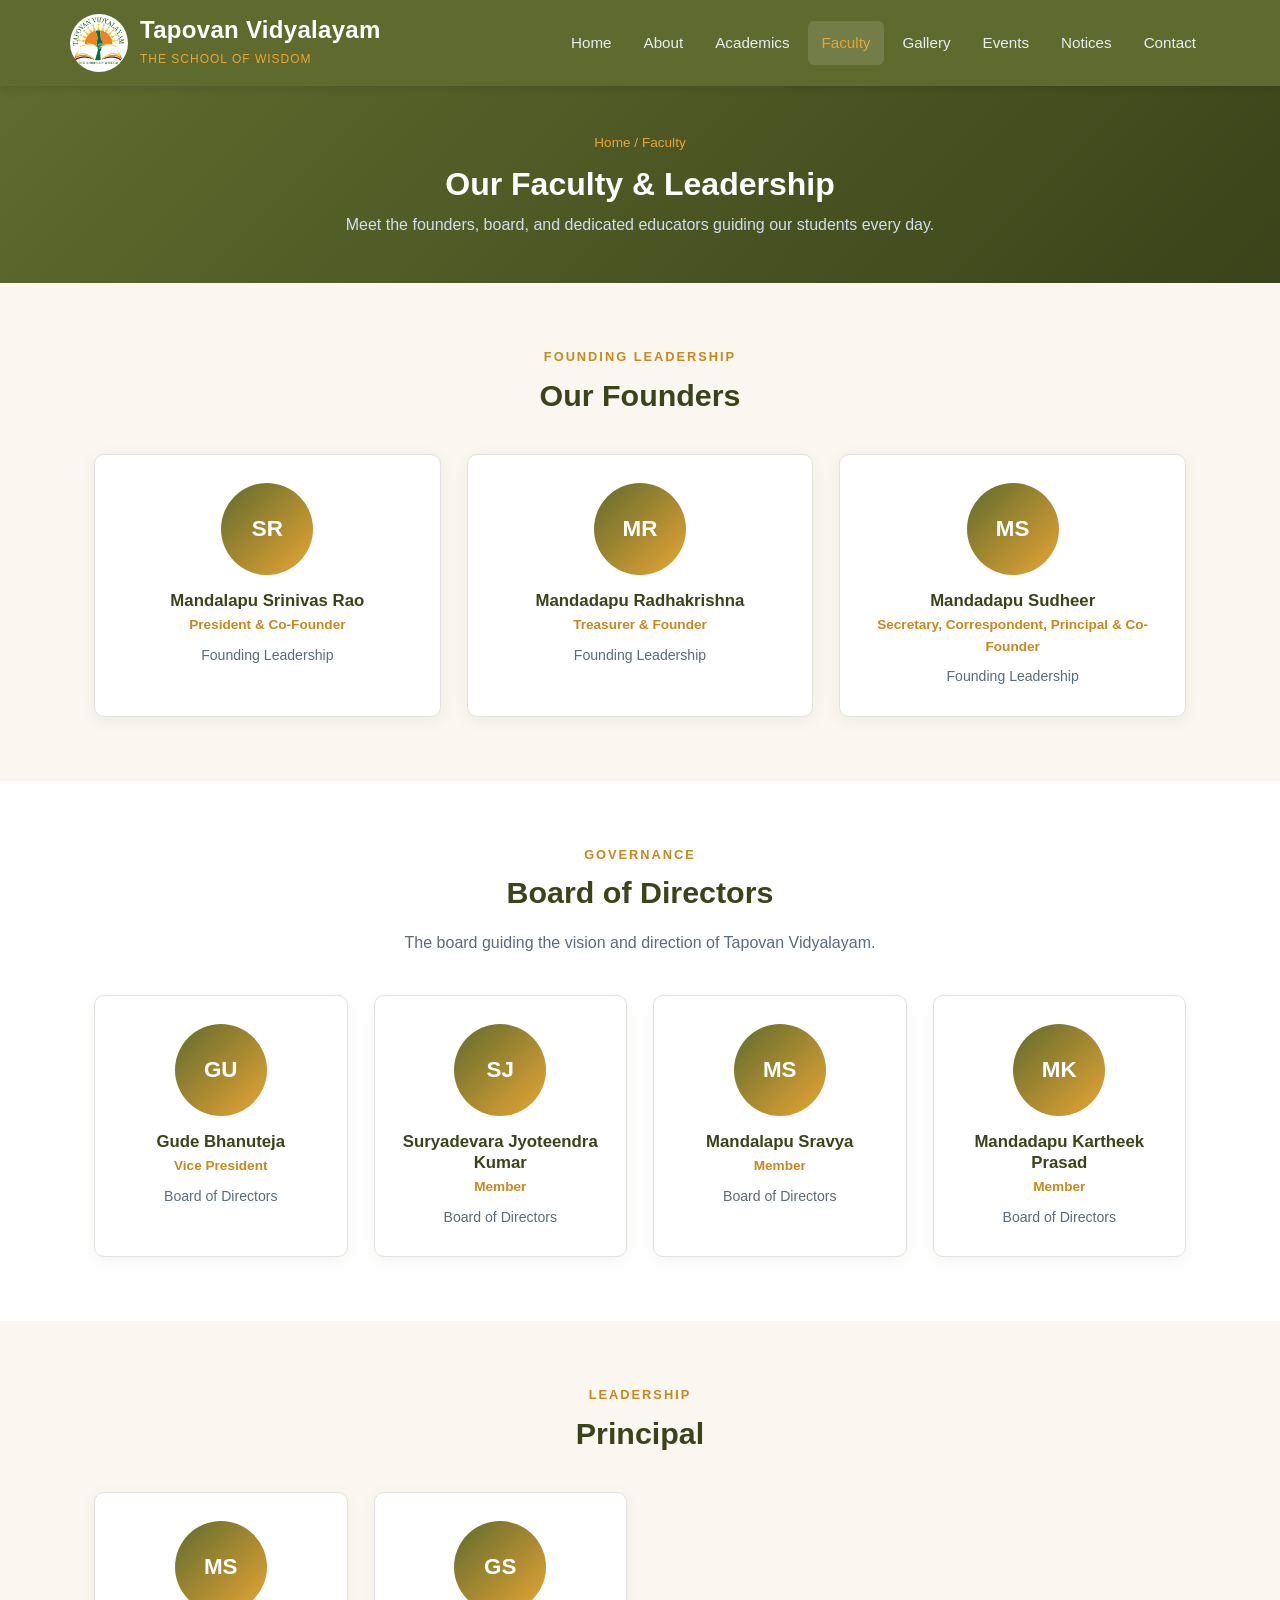
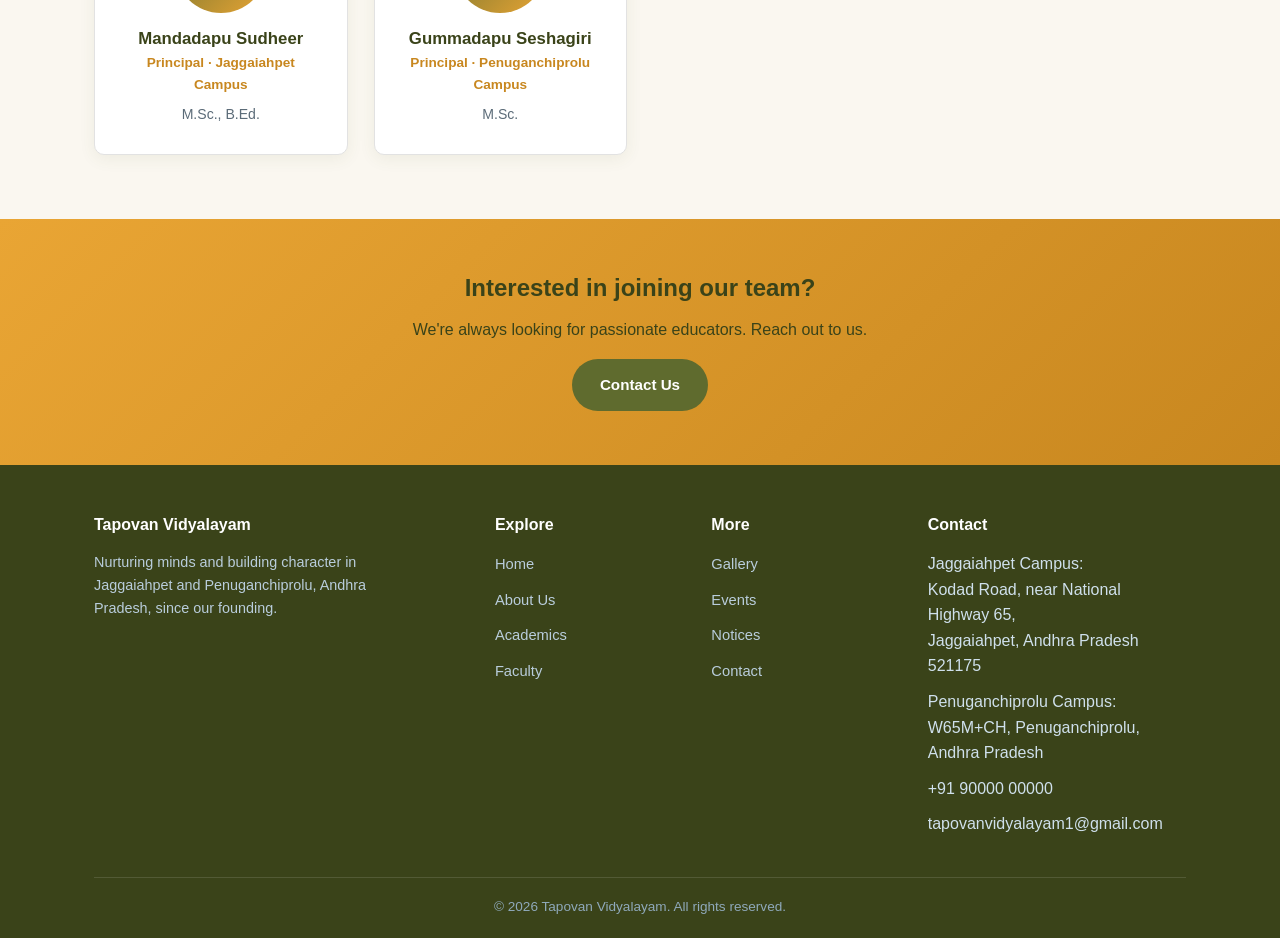
<file: faculty.html>
<!DOCTYPE html>
<html lang="en">
<head>
<meta charset="UTF-8">
<meta name="viewport" content="width=device-width, initial-scale=1.0">
<title>Faculty | Tapovan Vidyalayam</title>
<meta name="description" content="Meet the founders, board of directors, and school leadership at Tapovan Vidyalayam, Jaggaiahpet.">
<link rel="stylesheet" href="css/style.css?v=5">
<link rel="icon" href="images/logo.jpg">
</head>
<body>

<header class="site-header">
  <div class="container nav-wrap">
    <a class="brand" href="index.html">
      <img src="images/logo.jpg" alt="Tapovan Vidyalayam logo" class="logo">
      <div class="name-block">
        <h1>Tapovan Vidyalayam</h1>
        <span>The School of Wisdom</span>
      </div>
    </a>
    <button class="nav-toggle" aria-label="Toggle navigation">
      <span></span><span></span><span></span>
    </button>
    <nav class="main-nav">
      <ul>
        <li><a href="index.html">Home</a></li>
        <li><a href="about.html">About</a></li>
        <li><a href="academics.html">Academics</a></li>
        <li><a href="faculty.html">Faculty</a></li>
        <li><a href="gallery.html">Gallery</a></li>
        <li><a href="events.html">Events</a></li>
        <li><a href="notices.html">Notices</a></li>
        <li><a href="contact.html">Contact</a></li>
      </ul>
    </nav>
  </div>
</header>

<section class="page-hero">
  <div class="container">
    <div class="breadcrumb">Home / Faculty</div>
    <h2>Our Faculty &amp; Leadership</h2>
    <p>Meet the founders, board, and dedicated educators guiding our students every day.</p>
  </div>
</section>

<section>
  <div class="container">
    <div class="section-head">
      <div class="eyebrow">Founding Leadership</div>
      <h2>Our Founders</h2>
    </div>
    <div class="grid grid-3">
      <div class="card person-card">
        <div class="avatar">SR</div>
        <h3>Mandalapu Srinivas Rao</h3>
        <div class="role">President &amp; Co-Founder</div>
        <div class="subject">Founding Leadership</div>
      </div>
      <div class="card person-card">
        <div class="avatar">MR</div>
        <h3>Mandadapu Radhakrishna</h3>
        <div class="role">Treasurer &amp; Founder</div>
        <div class="subject">Founding Leadership</div>
      </div>
      <div class="card person-card">
        <div class="avatar">MS</div>
        <h3>Mandadapu Sudheer</h3>
        <div class="role">Secretary, Correspondent, Principal &amp; Co-Founder</div>
        <div class="subject">Founding Leadership</div>
      </div>
    </div>
  </div>
</section>

<section class="alt">
  <div class="container">
    <div class="section-head">
      <div class="eyebrow">Governance</div>
      <h2>Board of Directors</h2>
      <p>The board guiding the vision and direction of Tapovan Vidyalayam.</p>
    </div>
    <div class="grid grid-4">
      <div class="card person-card">
        <div class="avatar">GU</div>
        <h3>Gude Bhanuteja</h3>
        <div class="role">Vice President</div>
        <div class="subject">Board of Directors</div>
      </div>
      <div class="card person-card">
        <div class="avatar">SJ</div>
        <h3>Suryadevara Jyoteendra Kumar</h3>
        <div class="role">Member</div>
        <div class="subject">Board of Directors</div>
      </div>
      <div class="card person-card">
        <div class="avatar">MS</div>
        <h3>Mandalapu Sravya</h3>
        <div class="role">Member</div>
        <div class="subject">Board of Directors</div>
      </div>
      <div class="card person-card">
        <div class="avatar">MK</div>
        <h3>Mandadapu Kartheek Prasad</h3>
        <div class="role">Member</div>
        <div class="subject">Board of Directors</div>
      </div>
    </div>
  </div>
</section>

<section>
  <div class="container">
    <div class="section-head">
      <div class="eyebrow">Leadership</div>
      <h2>Principal</h2>
    </div>
    <div class="grid grid-4">
      <div class="card person-card">
        <div class="avatar">MS</div>
        <h3>Mandadapu Sudheer</h3>
        <div class="role">Principal &middot; Jaggaiahpet Campus</div>
        <div class="subject">M.Sc., B.Ed.</div>
      </div>
      <div class="card person-card">
        <div class="avatar">GS</div>
        <h3>Gummadapu Seshagiri</h3>
        <div class="role">Principal &middot; Penuganchiprolu Campus</div>
        <div class="subject">M.Sc.</div>
      </div>
    </div>
  </div>
</section>

<div class="cta-band">
  <div class="container">
    <h2>Interested in joining our team?</h2>
    <p>We're always looking for passionate educators. Reach out to us.</p>
    <a href="contact.html" class="btn btn-primary">Contact Us</a>
  </div>
</div>

<footer class="site-footer">
  <div class="container">
    <div class="footer-grid">
      <div class="footer-brand">
        <h4>Tapovan Vidyalayam</h4>
        <p>Nurturing minds and building character in Jaggaiahpet and Penuganchiprolu, Andhra Pradesh, since our founding.</p>
      </div>
      <div>
        <h4>Explore</h4>
        <ul>
          <li><a href="index.html">Home</a></li>
          <li><a href="about.html">About Us</a></li>
          <li><a href="academics.html">Academics</a></li>
          <li><a href="faculty.html">Faculty</a></li>
        </ul>
      </div>
      <div>
        <h4>More</h4>
        <ul>
          <li><a href="gallery.html">Gallery</a></li>
          <li><a href="events.html">Events</a></li>
          <li><a href="notices.html">Notices</a></li>
          <li><a href="contact.html">Contact</a></li>
        </ul>
      </div>
      <div>
        <h4>Contact</h4>
        <ul>
          <li>Jaggaiahpet Campus:<br>Kodad Road, near National Highway 65,<br>Jaggaiahpet, Andhra Pradesh 521175</li>
          <li>Penuganchiprolu Campus:<br>W65M+CH, Penuganchiprolu, Andhra Pradesh</li>
          <li>+91 90000 00000</li>
          <li>tapovanvidyalayam1@gmail.com</li>
        </ul>
      </div>
    </div>
    <div class="footer-bottom">
      &copy; <span id="year"></span> Tapovan Vidyalayam. All rights reserved.
    </div>
  </div>
</footer>

<script src="js/script.js"></script>
</body>
</html>
</file>
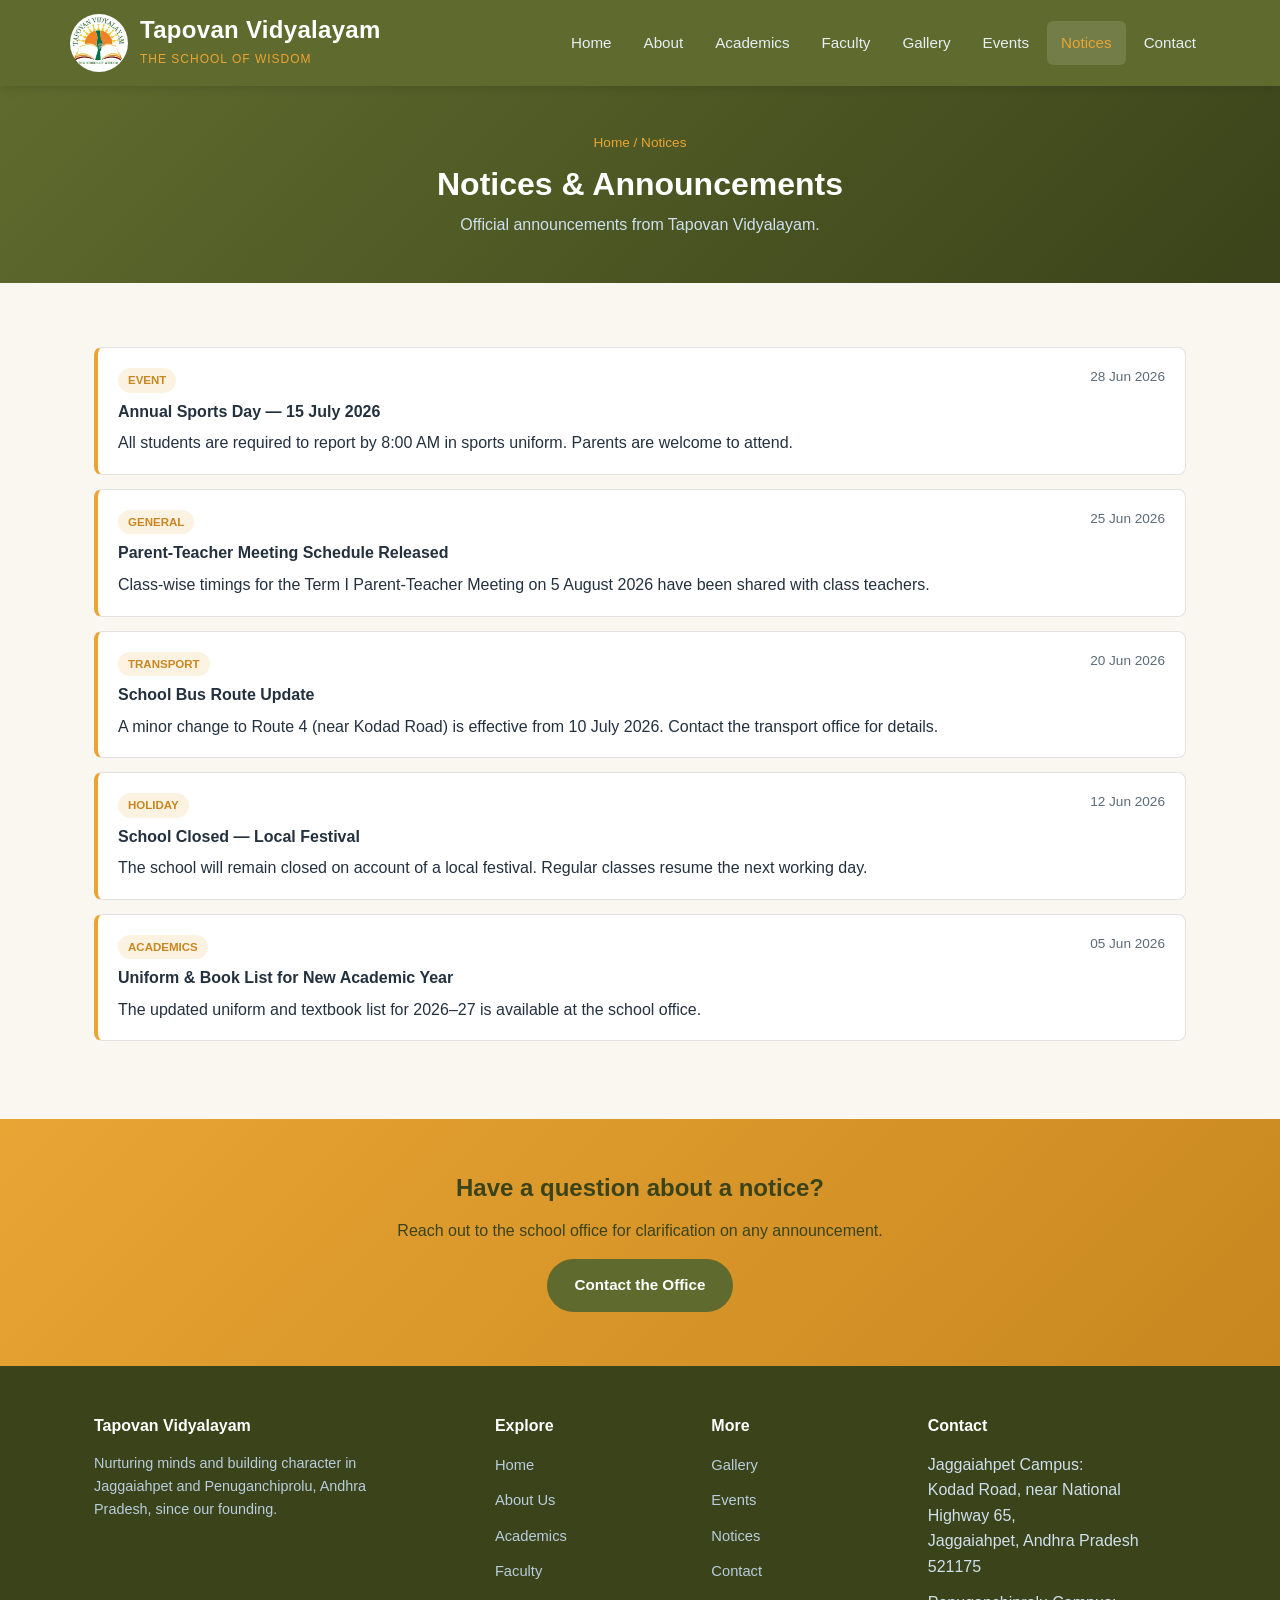
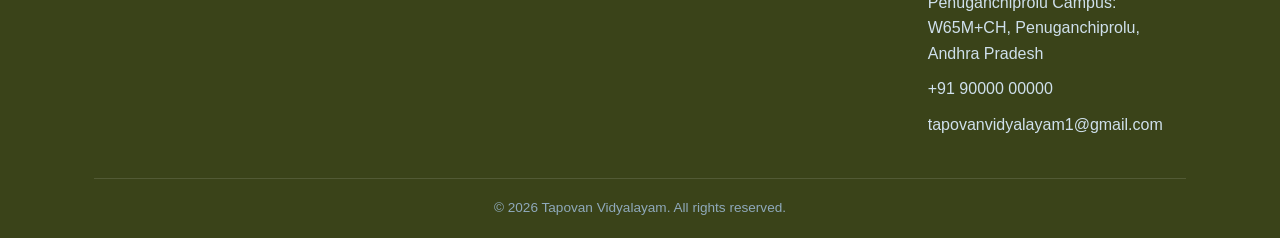
<file: notices.html>
<!DOCTYPE html>
<html lang="en">
<head>
<meta charset="UTF-8">
<meta name="viewport" content="width=device-width, initial-scale=1.0">
<title>Notices | Tapovan Vidyalayam</title>
<meta name="description" content="Official announcements, holiday notices, and updates from Tapovan Vidyalayam.">
<link rel="stylesheet" href="css/style.css?v=5">
<link rel="icon" href="images/logo.jpg">
</head>
<body>

<header class="site-header">
  <div class="container nav-wrap">
    <a class="brand" href="index.html">
      <img src="images/logo.jpg" alt="Tapovan Vidyalayam logo" class="logo">
      <div class="name-block">
        <h1>Tapovan Vidyalayam</h1>
        <span>The School of Wisdom</span>
      </div>
    </a>
    <button class="nav-toggle" aria-label="Toggle navigation">
      <span></span><span></span><span></span>
    </button>
    <nav class="main-nav">
      <ul>
        <li><a href="index.html">Home</a></li>
        <li><a href="about.html">About</a></li>
        <li><a href="academics.html">Academics</a></li>
        <li><a href="faculty.html">Faculty</a></li>
        <li><a href="gallery.html">Gallery</a></li>
        <li><a href="events.html">Events</a></li>
        <li><a href="notices.html">Notices</a></li>
        <li><a href="contact.html">Contact</a></li>
      </ul>
    </nav>
  </div>
</header>

<section class="page-hero">
  <div class="container">
    <div class="breadcrumb">Home / Notices</div>
    <h2>Notices &amp; Announcements</h2>
    <p>Official announcements from Tapovan Vidyalayam.</p>
  </div>
</section>

<section>
  <div class="container">
    <ul class="notice-list" id="notices-list" style="opacity:0; transition: opacity 0.3s ease;">
      <li>
        <div>
          <span class="tag">Event</span>
          <div><strong>Annual Sports Day &mdash; 15 July 2026</strong></div>
          <p style="margin:6px 0 0;">All students are required to report by 8:00 AM in sports uniform. Parents are welcome to attend.</p>
        </div>
        <span class="date-tag">28 Jun 2026</span>
      </li>
      <li>
        <div>
          <span class="tag">General</span>
          <div><strong>Parent-Teacher Meeting Schedule Released</strong></div>
          <p style="margin:6px 0 0;">Class-wise timings for the Term I Parent-Teacher Meeting on 5 August 2026 have been shared with class teachers.</p>
        </div>
        <span class="date-tag">25 Jun 2026</span>
      </li>
      <li>
        <div>
          <span class="tag">Transport</span>
          <div><strong>School Bus Route Update</strong></div>
          <p style="margin:6px 0 0;">A minor change to Route 4 (near Kodad Road) is effective from 10 July 2026. Contact the transport office for details.</p>
        </div>
        <span class="date-tag">20 Jun 2026</span>
      </li>
      <li>
        <div>
          <span class="tag">Holiday</span>
          <div><strong>School Closed &mdash; Local Festival</strong></div>
          <p style="margin:6px 0 0;">The school will remain closed on account of a local festival. Regular classes resume the next working day.</p>
        </div>
        <span class="date-tag">12 Jun 2026</span>
      </li>
      <li>
        <div>
          <span class="tag">Academics</span>
          <div><strong>Uniform &amp; Book List for New Academic Year</strong></div>
          <p style="margin:6px 0 0;">The updated uniform and textbook list for 2026&ndash;27 is available at the school office.</p>
        </div>
        <span class="date-tag">05 Jun 2026</span>
      </li>
    </ul>
  </div>
</section>

<div class="cta-band">
  <div class="container">
    <h2>Have a question about a notice?</h2>
    <p>Reach out to the school office for clarification on any announcement.</p>
    <a href="contact.html" class="btn btn-primary">Contact the Office</a>
  </div>
</div>

<footer class="site-footer">
  <div class="container">
    <div class="footer-grid">
      <div class="footer-brand">
        <h4>Tapovan Vidyalayam</h4>
        <p>Nurturing minds and building character in Jaggaiahpet and Penuganchiprolu, Andhra Pradesh, since our founding.</p>
      </div>
      <div>
        <h4>Explore</h4>
        <ul>
          <li><a href="index.html">Home</a></li>
          <li><a href="about.html">About Us</a></li>
          <li><a href="academics.html">Academics</a></li>
          <li><a href="faculty.html">Faculty</a></li>
        </ul>
      </div>
      <div>
        <h4>More</h4>
        <ul>
          <li><a href="gallery.html">Gallery</a></li>
          <li><a href="events.html">Events</a></li>
          <li><a href="notices.html">Notices</a></li>
          <li><a href="contact.html">Contact</a></li>
        </ul>
      </div>
      <div>
        <h4>Contact</h4>
        <ul>
          <li>Jaggaiahpet Campus:<br>Kodad Road, near National Highway 65,<br>Jaggaiahpet, Andhra Pradesh 521175</li>
          <li>Penuganchiprolu Campus:<br>W65M+CH, Penuganchiprolu, Andhra Pradesh</li>
          <li>+91 90000 00000</li>
          <li>tapovanvidyalayam1@gmail.com</li>
        </ul>
      </div>
    </div>
    <div class="footer-bottom">
      &copy; <span id="year"></span> Tapovan Vidyalayam. All rights reserved.
    </div>
  </div>
</footer>

<noscript><style>#notices-list, #notices-home-list, #events-upcoming, #events-recent, #events-home-list, #calendar-body { opacity: 1 !important; }</style></noscript>
<script>
  setTimeout(function () {
    ["notices-list", "notices-home-list", "events-upcoming", "events-recent", "events-home-list", "calendar-body"].forEach(function (id) {
      var el = document.getElementById(id);
      if (el && el.style.opacity === "0") el.style.opacity = "1";
    });
  }, 4000);
</script>
<script src="js/script.js"></script>
<script src="js/content.js"></script>
</body>
</html>
</file>
<file: css/style.css>
/* ===== Tapovan Vidyalayam — base stylesheet ===== */

:root {
  --navy: #5f6b2e;
  --navy-dark: #3a4319;
  --gold: #e9a534;
  --gold-dark: #c8871f;
  --cream: #faf7f0;
  --text: #23313f;
  --muted: #5b6b78;
  --white: #ffffff;
  --border: #e2e2e2;
  --radius: 10px;
  --shadow: 0 4px 16px rgba(95, 107, 46, 0.08);
  --shadow-lg: 0 10px 30px rgba(95, 107, 46, 0.14);
  --font: -apple-system, BlinkMacSystemFont, "Segoe UI", Roboto, Helvetica, Arial, sans-serif;
}

* { box-sizing: border-box; }

.reveal {
  opacity: 0;
  transform: translateY(24px);
  transition: opacity 0.6s ease, transform 0.6s ease;
}
.reveal.in-view { opacity: 1; transform: translateY(0); }
.grid > .reveal:nth-child(4n+2) { transition-delay: 0.08s; }
.grid > .reveal:nth-child(4n+3) { transition-delay: 0.16s; }
.grid > .reveal:nth-child(4n+4) { transition-delay: 0.24s; }
@media (prefers-reduced-motion: reduce) {
  .reveal { opacity: 1; transform: none; transition: none; }
}

html { scroll-behavior: smooth; }

html, body { overflow-x: hidden; }

body {
  margin: 0;
  font-family: var(--font);
  color: var(--text);
  background: var(--cream);
  line-height: 1.6;
}

img { max-width: 100%; display: block; }

a { color: inherit; text-decoration: none; }

h1, h2, h3, h4 {
  font-family: var(--font);
  color: var(--navy-dark);
  line-height: 1.25;
  margin: 0 0 0.6em;
}

p { margin: 0 0 1em; }

.container {
  width: 100%;
  max-width: 1140px;
  margin: 0 auto;
  padding: 0 24px;
}

.btn {
  display: inline-block;
  padding: 12px 26px;
  border-radius: 999px;
  font-weight: 600;
  font-size: 0.95rem;
  cursor: pointer;
  border: 2px solid transparent;
  transition: transform 0.15s ease, box-shadow 0.15s ease, background 0.15s ease, color 0.15s ease;
}

.btn-primary {
  background: var(--gold);
  color: var(--navy-dark);
}
.btn-primary:hover { background: var(--gold-dark); transform: translateY(-2px); box-shadow: var(--shadow); }

.btn-outline {
  background: transparent;
  border-color: var(--white);
  color: var(--white);
}
.btn-outline:hover { background: var(--white); color: var(--navy-dark); transform: translateY(-2px); }

.btn-outline-navy {
  background: transparent;
  border-color: var(--navy);
  color: var(--navy);
}
.btn-outline-navy:hover { background: var(--navy); color: var(--white); }

/* ===== Header / Nav ===== */
header.site-header {
  background: var(--navy);
  box-shadow: 0 2px 10px rgba(0,0,0,0.12);
  position: sticky;
  top: 0;
  z-index: 100;
}

.nav-wrap {
  display: flex;
  align-items: center;
  justify-content: space-between;
  padding: 14px 0;
}

.brand {
  display: flex;
  align-items: center;
  gap: 12px;
  color: var(--white);
}

.brand .logo {
  width: 58px;
  height: 58px;
  border-radius: 50%;
  background: var(--white);
  object-fit: cover;
  flex-shrink: 0;
}

.brand .name-block h1 {
  color: var(--white);
  font-size: 1.5rem;
  margin: 0;
  letter-spacing: 0.3px;
}
.brand .name-block span {
  color: var(--gold);
  font-size: 0.75rem;
  letter-spacing: 1px;
  text-transform: uppercase;
}

nav.main-nav ul {
  list-style: none;
  display: flex;
  gap: 4px;
  margin: 0;
  padding: 0;
}

nav.main-nav a {
  color: #e7eef4;
  padding: 10px 14px;
  border-radius: 6px;
  font-weight: 500;
  font-size: 0.95rem;
  transition: background 0.15s ease, color 0.15s ease;
  display: block;
}

nav.main-nav a:hover,
nav.main-nav a.active {
  background: rgba(255,255,255,0.12);
  color: var(--gold);
}

.nav-toggle {
  display: none;
  flex-direction: column;
  gap: 5px;
  background: none;
  border: none;
  cursor: pointer;
  padding: 8px;
}
.nav-toggle span {
  width: 26px;
  height: 3px;
  background: var(--white);
  border-radius: 2px;
}

/* ===== Hero ===== */
.hero {
  background: linear-gradient(135deg, var(--navy) 0%, var(--navy-dark) 100%);
  color: var(--white);
  padding: 80px 0 24px;
  transition: background 0.8s ease;
}
.hero-text, .hero-visual { transition: opacity 0.4s ease; }
.hero-text.hero-fade, .hero-visual.hero-fade { opacity: 0; }
.hero-dots {
  display: flex;
  justify-content: center;
  gap: 10px;
  padding-top: 32px;
}
.hero-dot {
  width: 10px;
  height: 10px;
  border-radius: 50%;
  border: none;
  background: rgba(255,255,255,0.35);
  cursor: pointer;
  padding: 0;
  transition: background 0.2s ease, transform 0.2s ease;
}
.hero-dot.is-active { background: var(--gold); transform: scale(1.25); }
.hero .container {
  display: flex;
  align-items: center;
  gap: 40px;
  flex-wrap: wrap;
}
.hero-text { flex: 1 1 420px; min-width: 0; }
.hero-text .eyebrow {
  color: var(--gold);
  text-transform: uppercase;
  letter-spacing: 2px;
  font-size: 0.85rem;
  font-weight: 700;
}
.hero-text h2 {
  color: var(--white);
  font-size: 2.4rem;
  margin: 10px 0 16px;
}
.hero-text p {
  color: #d7e4ee;
  font-size: 1.05rem;
  max-width: 520px;
}
.hero-actions { display: flex; gap: 14px; margin-top: 22px; flex-wrap: wrap; }

.hero-visual {
  flex: 1 1 320px;
  min-width: 0;
  display: flex;
  justify-content: center;
}
.hero-visual .badge-circle {
  width: 280px;
  max-width: 100%;
  aspect-ratio: 1 / 1;
  border-radius: 50%;
  border: 6px solid var(--gold);
  display: flex;
  align-items: center;
  justify-content: center;
  text-align: center;
  color: var(--white);
  padding: 20px;
  background: rgba(255,255,255,0.05);
}
.hero-visual .badge-circle strong {
  display: block;
  font-size: 1.6rem;
  color: var(--gold);
}

/* small page hero for inner pages */
.page-hero {
  background: linear-gradient(135deg, var(--navy) 0%, var(--navy-dark) 100%);
  color: var(--white);
  padding: 46px 0;
  text-align: center;
}
.page-hero h2 { color: var(--white); font-size: 2rem; margin-bottom: 8px; }
.page-hero p { color: #cfe0ec; margin: 0; }
.breadcrumb { font-size: 0.85rem; color: var(--gold); margin-bottom: 10px; }

/* ===== Sections ===== */
section { padding: 64px 0; }
section.alt { background: var(--white); }

.section-head {
  text-align: center;
  max-width: 640px;
  margin: 0 auto 40px;
}
.section-head .eyebrow {
  color: var(--gold-dark);
  text-transform: uppercase;
  letter-spacing: 2px;
  font-weight: 700;
  font-size: 0.8rem;
}
.section-head h2 { font-size: 1.9rem; margin-top: 8px; }
.section-head p { color: var(--muted); }

/* Grids */
.grid {
  display: grid;
  gap: 26px;
}
.grid-2 { grid-template-columns: repeat(2, 1fr); }
.grid-3 { grid-template-columns: repeat(3, 1fr); }
.grid-4 { grid-template-columns: repeat(4, 1fr); }

.card {
  background: var(--white);
  border-radius: var(--radius);
  padding: 28px 24px;
  box-shadow: var(--shadow);
  border: 1px solid var(--border);
  transition: transform 0.15s ease, box-shadow 0.15s ease;
}
.card:hover { transform: translateY(-4px); box-shadow: var(--shadow-lg); }

.icon-circle {
  width: 54px;
  height: 54px;
  border-radius: 50%;
  background: rgba(233, 165, 52, 0.15);
  border: 1.5px solid rgba(233, 165, 52, 0.45);
  color: var(--gold-dark);
  display: flex;
  align-items: center;
  justify-content: center;
  font-size: 1.4rem;
  margin-bottom: 16px;
  font-weight: 700;
}

/* Indian-history-inspired icon shapes, cycling through cards/list items */

/* 1. Konark Sun Temple wheel (13th c. stone-carved wheel, Odisha) */
.grid > .card:nth-child(3n+1) .icon-circle,
.contact-info li:nth-child(3n+1) .icon-circle {
  position: relative;
  border-radius: 50%;
}
.grid > .card:nth-child(3n+1) .icon-circle::before,
.contact-info li:nth-child(3n+1) .icon-circle::before {
  content: "";
  position: absolute;
  inset: 0;
  border-radius: 50%;
  background: repeating-conic-gradient(var(--gold-dark) 0deg 5deg, transparent 5deg 20deg);
  -webkit-mask-image: radial-gradient(circle, transparent 38%, #000 41%, #000 100%);
          mask-image: radial-gradient(circle, transparent 38%, #000 41%, #000 100%);
}

/* 2. Stupa dome (Sanchi Stupa silhouette, 3rd c. BCE) */
.grid > .card:nth-child(3n+2) .icon-circle,
.contact-info li:nth-child(3n+2) .icon-circle {
  position: relative;
  border-radius: 50% 50% 4px 4px / 70% 70% 4px 4px;
}
.grid > .card:nth-child(3n+2) .icon-circle::before,
.contact-info li:nth-child(3n+2) .icon-circle::before {
  content: "";
  position: absolute;
  top: -8px;
  left: 50%;
  transform: translateX(-50%);
  width: 5px;
  height: 8px;
  background: var(--gold-dark);
}

/* 3. Ashokan lotus medallion (Mauryan-era pillar carving motif) */
.grid > .card:nth-child(3n) .icon-circle,
.contact-info li:nth-child(3n) .icon-circle {
  border-radius: 50%;
  border: 2px solid var(--gold-dark);
  clip-path: polygon(
    50% 2%, 63% 12%, 74% 6%, 78% 20%, 91% 20%, 90% 34%,
    100% 42%, 90% 52%, 98% 65%, 85% 68%, 84% 82%,
    70% 78%, 63% 90%, 50% 82%, 37% 90%, 30% 78%,
    16% 82%, 15% 68%, 2% 65%, 10% 52%, 0% 42%,
    10% 34%, 9% 20%, 22% 20%, 26% 6%, 37% 12%
  );
}

.stats-strip {
  background: var(--navy-dark);
  color: var(--white);
  padding: 40px 0;
}
.stats-strip .grid-4 { text-align: center; }
.stats-strip strong {
  display: block;
  font-size: 2.1rem;
  color: var(--gold);
}
.stats-strip span { color: #cfe0ec; font-size: 0.9rem; }

/* Faculty */
.person-card { text-align: center; }
.avatar {
  width: 92px;
  height: 92px;
  border-radius: 50%;
  margin: 0 auto 16px;
  background: linear-gradient(135deg, var(--navy), var(--gold));
  color: var(--white);
  display: flex;
  align-items: center;
  justify-content: center;
  font-weight: 800;
  font-size: 1.4rem;
}
.person-card h3 { margin-bottom: 2px; font-size: 1.05rem; }
.person-card .role { color: var(--gold-dark); font-weight: 600; font-size: 0.85rem; margin-bottom: 8px; }
.person-card .subject { color: var(--muted); font-size: 0.88rem; }

/* Gallery */
.gallery-item {
  aspect-ratio: 4 / 3;
  border-radius: var(--radius);
  display: flex;
  align-items: center;
  justify-content: center;
  color: var(--white);
  font-weight: 700;
  text-align: center;
  padding: 14px;
  box-shadow: var(--shadow);
}

.campus-photo {
  width: 100%;
  border-radius: var(--radius);
  box-shadow: var(--shadow-lg);
  margin-bottom: 36px;
}

.gallery-group { margin-bottom: 48px; }
.gallery-group:last-child { margin-bottom: 0; }
.gallery-group-title {
  font-size: 1.3rem;
  margin-bottom: 18px;
  padding-bottom: 10px;
  border-bottom: 2px solid var(--gold);
  display: inline-block;
}
.photo-grid { gap: 14px; }
.photo-item {
  display: block;
  aspect-ratio: 4 / 3;
  border-radius: var(--radius);
  overflow: hidden;
  box-shadow: var(--shadow);
  cursor: pointer;
}
.photo-item img {
  width: 100%;
  height: 100%;
  object-fit: cover;
  transition: transform 0.3s ease;
}
.photo-item:hover img { transform: scale(1.06); }

/* Lightbox */
.lightbox {
  display: none;
  position: fixed;
  inset: 0;
  background: rgba(15, 20, 12, 0.92);
  z-index: 1000;
  align-items: center;
  justify-content: center;
  flex-direction: column;
  padding: 40px 20px;
}
.lightbox.open { display: flex; }
.lightbox-img {
  max-width: min(92vw, 1100px);
  max-height: 78vh;
  object-fit: contain;
  border-radius: 8px;
  box-shadow: 0 10px 40px rgba(0,0,0,0.5);
}
.lightbox-caption {
  color: #e7eef4;
  margin-top: 16px;
  font-size: 0.95rem;
  text-align: center;
}
.lightbox-close, .lightbox-nav {
  position: absolute;
  background: rgba(255,255,255,0.12);
  border: none;
  color: var(--white);
  cursor: pointer;
  border-radius: 50%;
  width: 44px;
  height: 44px;
  font-size: 1.4rem;
  line-height: 1;
  display: flex;
  align-items: center;
  justify-content: center;
  transition: background 0.15s ease;
}
.lightbox-close:hover, .lightbox-nav:hover { background: rgba(255,255,255,0.25); }
.lightbox-close { top: 20px; right: 20px; }
.lightbox-nav { top: 50%; transform: translateY(-50%); }
.lightbox-prev { left: 20px; }
.lightbox-next { right: 20px; }
@media (max-width: 640px) {
  .lightbox-nav { width: 38px; height: 38px; font-size: 1.1rem; }
  .lightbox-prev { left: 8px; }
  .lightbox-next { right: 8px; }
}

/* Timeline / Events */
.timeline { position: relative; padding-left: 28px; border-left: 3px solid var(--gold); }
.timeline-item { position: relative; margin-bottom: 34px; }
.timeline-item::before {
  content: "";
  position: absolute;
  left: -37px;
  top: 4px;
  width: 16px;
  height: 16px;
  border-radius: 50%;
  background: var(--navy);
  border: 3px solid var(--gold);
}
.timeline-item .date {
  display: inline-block;
  background: var(--navy);
  color: var(--gold);
  font-size: 0.78rem;
  font-weight: 700;
  padding: 3px 10px;
  border-radius: 999px;
  margin-bottom: 8px;
}

/* Notices table */
.notice-list { list-style: none; margin: 0; padding: 0; }
.notice-list li {
  display: flex;
  justify-content: space-between;
  gap: 20px;
  align-items: flex-start;
  padding: 18px 20px;
  background: var(--white);
  border: 1px solid var(--border);
  border-left: 4px solid var(--gold);
  border-radius: 8px;
  margin-bottom: 14px;
  flex-wrap: wrap;
}
.notice-list .tag {
  font-size: 0.72rem;
  font-weight: 700;
  text-transform: uppercase;
  color: var(--gold-dark);
  background: rgba(233,165,52,0.14);
  padding: 3px 10px;
  border-radius: 999px;
  margin-bottom: 6px;
  display: inline-block;
}
.notice-list .date-tag { color: var(--muted); font-size: 0.85rem; white-space: nowrap; }

/* Tables (admissions fee structure) */
table.data-table {
  width: 100%;
  border-collapse: collapse;
  background: var(--white);
  box-shadow: var(--shadow);
  border-radius: var(--radius);
  overflow: hidden;
}
table.data-table th, table.data-table td {
  padding: 14px 18px;
  text-align: left;
  border-bottom: 1px solid var(--border);
}
table.data-table th {
  background: var(--navy);
  color: var(--white);
  font-weight: 600;
}
table.data-table tr:last-child td { border-bottom: none; }

/* Steps (admissions process) */
.steps { list-style: none; margin: 0; padding: 0; counter-reset: step; }
.steps li {
  counter-increment: step;
  display: flex;
  gap: 18px;
  padding: 18px 0;
  border-bottom: 1px dashed var(--border);
}
.steps li:last-child { border-bottom: none; }
.steps li::before {
  content: counter(step);
  flex-shrink: 0;
  width: 40px;
  height: 40px;
  border-radius: 50%;
  background: var(--navy);
  color: var(--gold);
  display: flex;
  align-items: center;
  justify-content: center;
  font-weight: 800;
}

/* CTA band */
.cta-band {
  background: linear-gradient(135deg, var(--gold) 0%, var(--gold-dark) 100%);
  color: var(--navy-dark);
  text-align: center;
  padding: 54px 0;
}
.cta-band h2 { color: var(--navy-dark); }
.cta-band .btn-primary { background: var(--navy); color: var(--white); }
.cta-band .btn-primary:hover { background: var(--navy-dark); }

/* Contact */
.contact-grid {
  display: grid;
  grid-template-columns: 1fr 1fr;
  gap: 40px;
  align-items: start;
}
.contact-info li {
  display: flex;
  gap: 14px;
  margin-bottom: 20px;
  align-items: flex-start;
}
.contact-info .icon-circle { margin-bottom: 0; flex-shrink: 0; }

form.contact-form { display: flex; flex-direction: column; gap: 16px; }
form.contact-form label { font-weight: 600; font-size: 0.9rem; color: var(--navy-dark); margin-bottom: -10px; }
form.contact-form input,
form.contact-form select,
form.contact-form textarea {
  padding: 12px 14px;
  border: 1px solid var(--border);
  border-radius: 8px;
  font-family: var(--font);
  font-size: 0.95rem;
  width: 100%;
  background: var(--white);
}
form.contact-form textarea { resize: vertical; min-height: 120px; }
form.contact-form input:focus,
form.contact-form select:focus,
form.contact-form textarea:focus {
  outline: none;
  border-color: var(--navy);
  box-shadow: 0 0 0 3px rgba(95,107,46,0.12);
}
.form-status {
  display: none;
  padding: 12px 16px;
  border-radius: 8px;
  background: #e4f6ea;
  color: #1e6b3a;
  font-weight: 600;
  font-size: 0.9rem;
}
.form-status.visible { display: block; }

/* Footer */
footer.site-footer {
  background: var(--navy-dark);
  color: #cfe0ec;
  padding: 50px 0 20px;
}
.footer-grid {
  display: grid;
  grid-template-columns: 2fr 1fr 1fr 1.4fr;
  gap: 32px;
  margin-bottom: 30px;
}
.footer-grid h4 { color: var(--white); font-size: 1rem; margin-bottom: 16px; }
.footer-grid ul { list-style: none; margin: 0; padding: 0; }
.footer-grid li { margin-bottom: 10px; }
.footer-grid a { color: #b9cddc; font-size: 0.92rem; }
.footer-grid a:hover { color: var(--gold); }
.footer-brand p { color: #b9cddc; font-size: 0.9rem; max-width: 320px; }
.footer-bottom {
  border-top: 1px solid rgba(255,255,255,0.12);
  padding-top: 18px;
  text-align: center;
  font-size: 0.85rem;
  color: #8fa9bb;
}

/* ===== Responsive ===== */
@media (max-width: 900px) {
  .grid-4 { grid-template-columns: repeat(2, 1fr); }
  .grid-3 { grid-template-columns: repeat(2, 1fr); }
  .footer-grid { grid-template-columns: 1fr 1fr; }
  .contact-grid { grid-template-columns: 1fr; }
}

@media (max-width: 760px) {
  .nav-toggle { display: flex; }
  nav.main-nav {
    position: absolute;
    top: 100%;
    left: 0;
    right: 0;
    background: var(--navy);
    max-height: 0;
    overflow: hidden;
    transition: max-height 0.25s ease;
  }
  nav.main-nav.open { max-height: 500px; }
  nav.main-nav ul { flex-direction: column; padding: 10px 20px 20px; }
  header.site-header { position: relative; }
  .hero-text h2 { font-size: 1.9rem; }
  .grid-2, .grid-3, .grid-4 { grid-template-columns: 1fr; }
  .footer-grid { grid-template-columns: 1fr; }
  .hero .container { display: block; }
  .hero-text, .hero-visual { width: auto; }
  .hero-visual { margin-top: 40px; }
}
</file>
